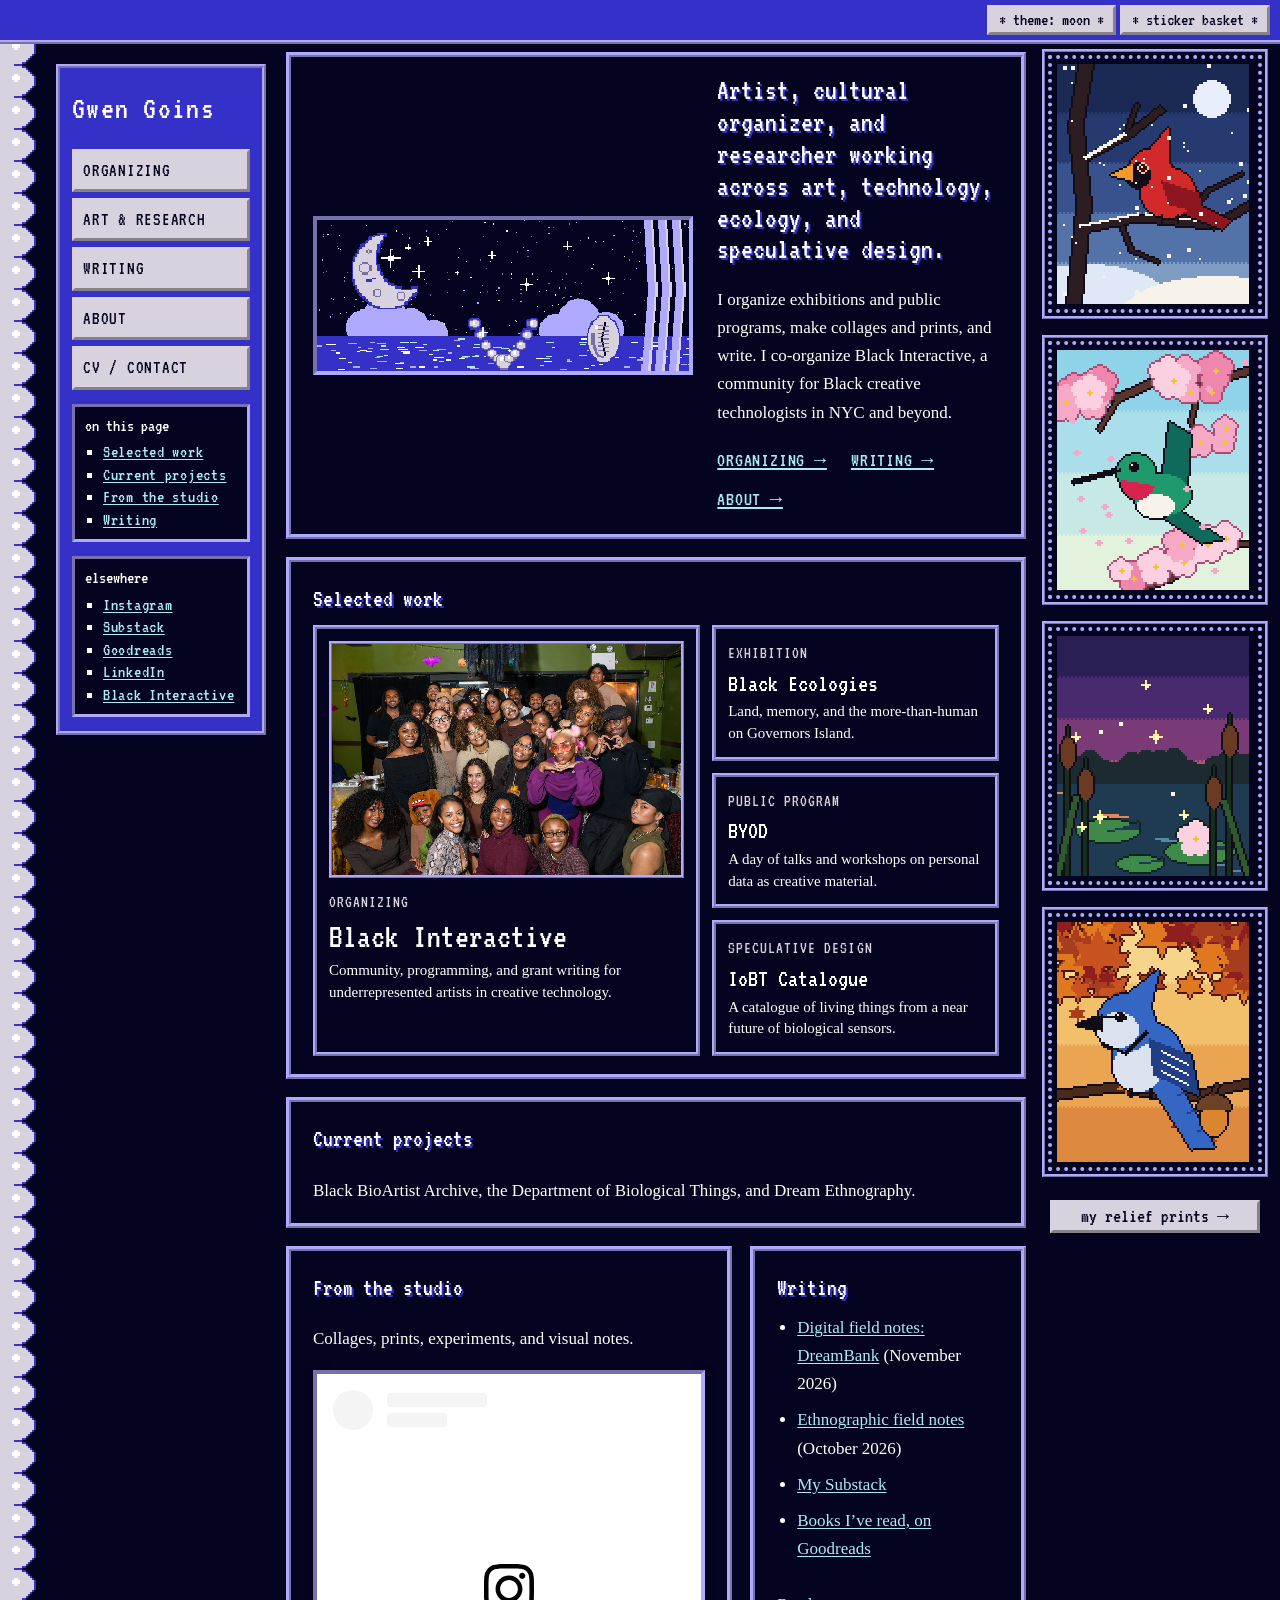
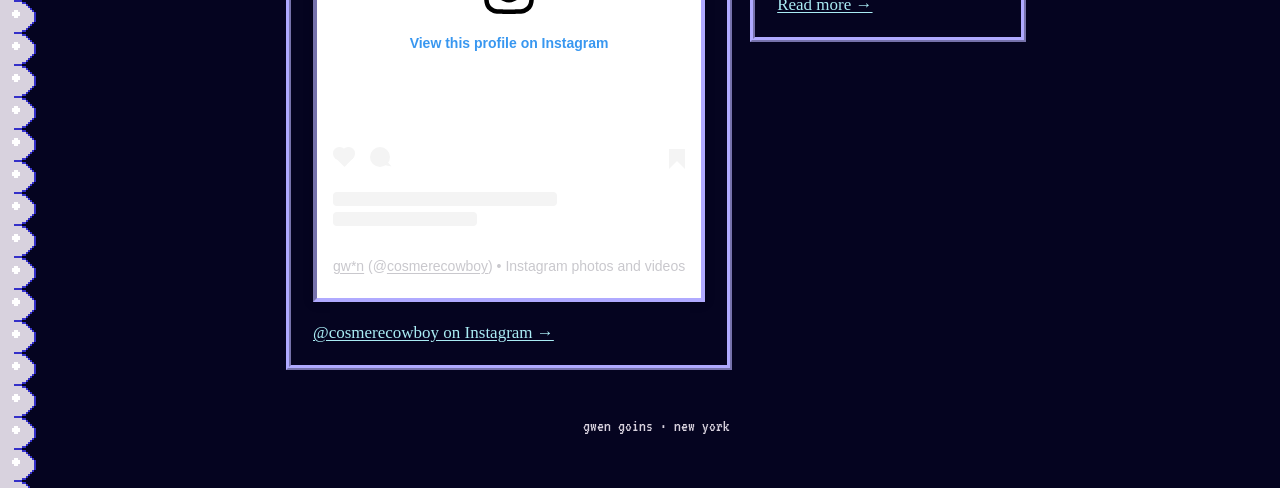
<file: index.html>
<!DOCTYPE html>
<html lang="en">
<head>
<meta charset="UTF-8">
<meta name="viewport" content="width=device-width, initial-scale=1.0">
<title>Gwen Goins</title>
<link rel="stylesheet" href="style.css">
</head>
<body>

<nav>
  <div class="wrap">
    <a href="index.html" class="name" style="text-decoration:none;">Gwen Goins</a>
    <div class="links">
      <a href="organizing.html">Organizing</a>
      <a href="research.html">Art &amp; Research</a>
      <a href="writing.html">Writing</a>
      <a href="about.html">About</a>
      <a href="contact.html">CV / Contact</a>
    </div>
    <div class="side jump"><p>on this page</p><ul><li><a href="#work">Selected work</a></li><li><a href="#now">Current projects</a></li><li><a href="#studio">From the studio</a></li><li><a href="#latest">Writing</a></li></ul></div>
    <div class="side"><p>elsewhere</p><ul><li><a href="https://www.instagram.com/cosmerecowboy/">Instagram</a></li><li><a href="https://substack.com/@g123655071">Substack</a></li><li><a href="https://www.goodreads.com/review/list/7822847?shelf=read">Goodreads</a></li><li><a href="https://www.linkedin.com/in/gwendolyn-g/">LinkedIn</a></li><li><a href="https://www.blackinteractive.art/">Black Interactive</a></li></ul></div>
  </div>
</nav>

<main>
  <div class="wrap">

    <div class="home-hero win">
      <img class="hero" src="hero.gif" alt="animated pixel window scene">
      <div class="intro">
        <h1 class="home-line">Artist, cultural organizer, and researcher working across art, technology, ecology, and speculative design.</h1>
        <p>I organize exhibitions and public programs, make collages and prints, and write. I co-organize Black Interactive, a community for Black creative technologists in NYC and beyond.</p>
        <div class="home-links">
          <a href="organizing.html">Organizing &rarr;</a>
          <a href="writing.html">Writing &rarr;</a>
          <a href="about.html">About &rarr;</a>
        </div>
      </div>
    </div>

    <hr>

    <section class="win" id="work">
      <h2>Selected work</h2>
      <div class="cards">
        <a class="card big" href="organizing.html#black-interactive"><img src="photos/black-interactive.jpg" width="1800" height="1200" alt="A large group from Black Interactive crowded together and smiling in a green room hung with paper bats and skulls"><span class="eyebrow">organizing</span><b>Black Interactive</b><span>Community, programming, and grant writing for underrepresented artists in creative technology.</span></a>
        <a class="card" href="organizing.html#black-ecologies"><span class="eyebrow">exhibition</span><b>Black Ecologies</b><span>Land, memory, and the more-than-human on Governors Island.</span></a>
        <a class="card" href="organizing.html#byod"><span class="eyebrow">public program</span><b>BYOD</b><span>A day of talks and workshops on personal data as creative material.</span></a>
        <a class="card" href="research.html#iobt"><span class="eyebrow">speculative design</span><b>IoBT Catalogue</b><span>A catalogue of living things from a near future of biological sensors.</span></a>
      </div>
    </section>

    <hr>

    <section class="win" id="now">
      <h2>Current projects</h2>
      <p>Black BioArtist Archive, the Department of Biological Things, and Dream Ethnography.</p>
    </section>

    <hr>

    <div class="pair">
      <section class="win" id="studio">
        <h2>From the studio</h2>
        <p>Collages, prints, experiments, and visual notes.</p>
        <div class="studio-grid">
<blockquote class="instagram-media" data-instgrm-permalink="https://www.instagram.com/cosmerecowboy/?utm_source=ig_embed&amp;utm_campaign=loading" data-instgrm-version="14" style=" background:#FFF; border:0; border-radius:3px; box-shadow:0 0 1px 0 rgba(0,0,0,0.5),0 1px 10px 0 rgba(0,0,0,0.15); margin: 1px; max-width:540px; min-width:326px; padding:0; width:99.375%; width:-webkit-calc(100% - 2px); width:calc(100% - 2px);"><div style="padding:16px;"> <a href="https://www.instagram.com/cosmerecowboy/?utm_source=ig_embed&amp;utm_campaign=loading" style=" background:#FFFFFF; line-height:0; padding:0 0; text-align:center; text-decoration:none; width:100%;" target="_blank"> <div style=" display: flex; flex-direction: row; align-items: center;"> <div style="background-color: #F4F4F4; border-radius: 50%; flex-grow: 0; height: 40px; margin-right: 14px; width: 40px;"></div> <div style="display: flex; flex-direction: column; flex-grow: 1; justify-content: center;"> <div style=" background-color: #F4F4F4; border-radius: 4px; flex-grow: 0; height: 14px; margin-bottom: 6px; width: 100px;"></div> <div style=" background-color: #F4F4F4; border-radius: 4px; flex-grow: 0; height: 14px; width: 60px;"></div></div></div><div style="padding: 19% 0;"></div> <div style="display:block; height:50px; margin:0 auto 12px; width:50px;"><svg width="50px" height="50px" viewBox="0 0 60 60" version="1.1" xmlns="https://www.w3.org/2000/svg" xmlns:xlink="https://www.w3.org/1999/xlink"><g stroke="none" stroke-width="1" fill="none" fill-rule="evenodd"><g transform="translate(-511.000000, -20.000000)" fill="#000000"><g><path d="M556.869,30.41 C554.814,30.41 553.148,32.076 553.148,34.131 C553.148,36.186 554.814,37.852 556.869,37.852 C558.924,37.852 560.59,36.186 560.59,34.131 C560.59,32.076 558.924,30.41 556.869,30.41 M541,60.657 C535.114,60.657 530.342,55.887 530.342,50 C530.342,44.114 535.114,39.342 541,39.342 C546.887,39.342 551.658,44.114 551.658,50 C551.658,55.887 546.887,60.657 541,60.657 M541,33.886 C532.1,33.886 524.886,41.1 524.886,50 C524.886,58.899 532.1,66.113 541,66.113 C549.9,66.113 557.115,58.899 557.115,50 C557.115,41.1 549.9,33.886 541,33.886 M565.378,62.101 C565.244,65.022 564.756,66.606 564.346,67.663 C563.803,69.06 563.154,70.057 562.106,71.106 C561.058,72.155 560.06,72.803 558.662,73.347 C557.607,73.757 556.021,74.244 553.102,74.378 C549.944,74.521 548.997,74.552 541,74.552 C533.003,74.552 532.056,74.521 528.898,74.378 C525.979,74.244 524.393,73.757 523.338,73.347 C521.94,72.803 520.942,72.155 519.894,71.106 C518.846,70.057 518.197,69.06 517.654,67.663 C517.244,66.606 516.755,65.022 516.623,62.101 C516.479,58.943 516.448,57.996 516.448,50 C516.448,42.003 516.479,41.056 516.623,37.899 C516.755,34.978 517.244,33.391 517.654,32.338 C518.197,30.938 518.846,29.942 519.894,28.894 C520.942,27.846 521.94,27.196 523.338,26.654 C524.393,26.244 525.979,25.756 528.898,25.623 C532.057,25.479 533.004,25.448 541,25.448 C548.997,25.448 549.943,25.479 553.102,25.623 C556.021,25.756 557.607,26.244 558.662,26.654 C560.06,27.196 561.058,27.846 562.106,28.894 C563.154,29.942 563.803,30.938 564.346,32.338 C564.756,33.391 565.244,34.978 565.378,37.899 C565.522,41.056 565.552,42.003 565.552,50 C565.552,57.996 565.522,58.943 565.378,62.101 M570.82,37.631 C570.674,34.438 570.167,32.258 569.425,30.349 C568.659,28.377 567.633,26.702 565.965,25.035 C564.297,23.368 562.623,22.342 560.652,21.575 C558.743,20.834 556.562,20.326 553.369,20.18 C550.169,20.033 549.148,20 541,20 C532.853,20 531.831,20.033 528.631,20.18 C525.438,20.326 523.257,20.834 521.349,21.575 C519.376,22.342 517.703,23.368 516.035,25.035 C514.368,26.702 513.342,28.377 512.574,30.349 C511.834,32.258 511.326,34.438 511.181,37.631 C511.035,40.831 511,41.851 511,50 C511,58.147 511.035,59.17 511.181,62.369 C511.326,65.562 511.834,67.743 512.574,69.651 C513.342,71.625 514.368,73.296 516.035,74.965 C517.703,76.634 519.376,77.658 521.349,78.425 C523.257,79.167 525.438,79.673 528.631,79.82 C531.831,79.965 532.853,80.001 541,80.001 C549.148,80.001 550.169,79.965 553.369,79.82 C556.562,79.673 558.743,79.167 560.652,78.425 C562.623,77.658 564.297,76.634 565.965,74.965 C567.633,73.296 568.659,71.625 569.425,69.651 C570.167,67.743 570.674,65.562 570.82,62.369 C570.966,59.17 571,58.147 571,50 C571,41.851 570.966,40.831 570.82,37.631"></path></g></g></g></svg></div><div style="padding-top: 8px;"> <div style=" color:#3897f0; font-family:Arial,sans-serif; font-size:14px; font-style:normal; font-weight:550; line-height:18px;">View this profile on Instagram</div></div><div style="padding: 12.5% 0;"></div> <div style="display: flex; flex-direction: row; margin-bottom: 14px; align-items: center;"><div> <div style="background-color: #F4F4F4; border-radius: 50%; height: 12.5px; width: 12.5px; transform: translateX(0px) translateY(7px);"></div> <div style="background-color: #F4F4F4; height: 12.5px; transform: rotate(-45deg) translateX(3px) translateY(1px); width: 12.5px; flex-grow: 0; margin-right: 14px; margin-left: 2px;"></div> <div style="background-color: #F4F4F4; border-radius: 50%; height: 12.5px; width: 12.5px; transform: translateX(9px) translateY(-18px);"></div></div><div style="margin-left: 8px;"> <div style=" background-color: #F4F4F4; border-radius: 50%; flex-grow: 0; height: 20px; width: 20px;"></div> <div style=" width: 0; height: 0; border-top: 2px solid transparent; border-left: 6px solid #f4f4f4; border-bottom: 2px solid transparent; transform: translateX(16px) translateY(-4px) rotate(30deg)"></div></div><div style="margin-left: auto;"> <div style=" width: 0px; border-top: 8px solid #F4F4F4; border-right: 8px solid transparent; transform: translateY(16px);"></div> <div style=" background-color: #F4F4F4; flex-grow: 0; height: 12px; width: 16px; transform: translateY(-4px);"></div> <div style=" width: 0; height: 0; border-top: 8px solid #F4F4F4; border-left: 8px solid transparent; transform: translateY(-4px) translateX(8px);"></div></div></div> <div style="display: flex; flex-direction: column; flex-grow: 1; justify-content: center; margin-bottom: 24px;"> <div style=" background-color: #F4F4F4; border-radius: 4px; flex-grow: 0; height: 14px; margin-bottom: 6px; width: 224px;"></div> <div style=" background-color: #F4F4F4; border-radius: 4px; flex-grow: 0; height: 14px; width: 144px;"></div></div></a><p style=" color:#c9c8cd; font-family:Arial,sans-serif; font-size:14px; line-height:17px; margin-bottom:0; margin-top:8px; overflow:hidden; padding:8px 0 7px; text-align:center; text-overflow:ellipsis; white-space:nowrap;"><a href="https://www.instagram.com/cosmerecowboy/?utm_source=ig_embed&amp;utm_campaign=loading" style=" color:#c9c8cd; font-family:Arial,sans-serif; font-size:14px; font-style:normal; font-weight:normal; line-height:17px;" target="_blank">gw*n</a> (@<a href="https://www.instagram.com/cosmerecowboy/?utm_source=ig_embed&amp;utm_campaign=loading" style=" color:#c9c8cd; font-family:Arial,sans-serif; font-size:14px; font-style:normal; font-weight:normal; line-height:17px;" target="_blank">cosmerecowboy</a>) • Instagram photos and videos</p></div></blockquote>
        </div>
        <p><a href="https://www.instagram.com/cosmerecowboy/">@cosmerecowboy on Instagram &rarr;</a></p>
      </section>
      <hr>
      <section class="win" id="latest">
        <h2>Writing</h2>
        <ul class="entries">
          <li><a href="writing.html#field-notes">Digital field notes: DreamBank</a> (November 2026)</li>
          <li><a href="writing.html#field-notes">Ethnographic field notes</a> (October 2026)</li>
          <li><a href="https://substack.com/@g123655071">My Substack</a></li>
          <li><a href="https://www.goodreads.com/review/list/7822847?shelf=read">Books I&rsquo;ve read, on Goodreads</a></li>
        </ul>
        <p><a href="writing.html">Read more &rarr;</a></p>
      </section>
    </div>
  </div>
</main>

<aside class="frames" aria-label="pictures">
    <button type="button" class="frame" title="change picture" data-pic="winter"><picture><source media="(prefers-reduced-motion: reduce)" srcset="frames/winter.png"><img src="frames/winter.gif" width="192" height="240" loading="lazy" alt="a red cardinal on a snowy branch"></picture></button>
    <button type="button" class="frame" title="change picture" data-pic="spring"><picture><source media="(prefers-reduced-motion: reduce)" srcset="frames/spring.png"><img src="frames/spring.gif" width="192" height="240" loading="lazy" alt="a hummingbird among blossoms"></picture></button>
    <button type="button" class="frame" title="change picture" data-pic="summer"><picture><source media="(prefers-reduced-motion: reduce)" srcset="frames/summer.png"><img src="frames/summer.gif" width="192" height="240" loading="lazy" alt="fireflies over a pond with cattails and lilies"></picture></button>
    <button type="button" class="frame" title="change picture" data-pic="autumn"><picture><source media="(prefers-reduced-motion: reduce)" srcset="frames/autumn.png"><img src="frames/autumn.gif" width="192" height="240" loading="lazy" alt="a blue jay under maple leaves"></picture></button>
    <a class="prints-link" href="prints.html">my relief prints &rarr;</a>
</aside>

<footer>
  <div class="wrap"><p class="elsewhere"><a href="https://www.instagram.com/cosmerecowboy/">Instagram</a> <a href="https://substack.com/@g123655071">Substack</a> <a href="https://www.goodreads.com/review/list/7822847?shelf=read">Goodreads</a> <a href="https://www.linkedin.com/in/gwendolyn-g/">LinkedIn</a> <a href="https://www.blackinteractive.art/">Black Interactive</a></p>gwen goins &middot; new york</div>
</footer>

<script async src="https://www.instagram.com/embed.js"></script>
<script src="frames.js"></script>
<script src="stickers.js"></script>
</body>
</html>
</file>
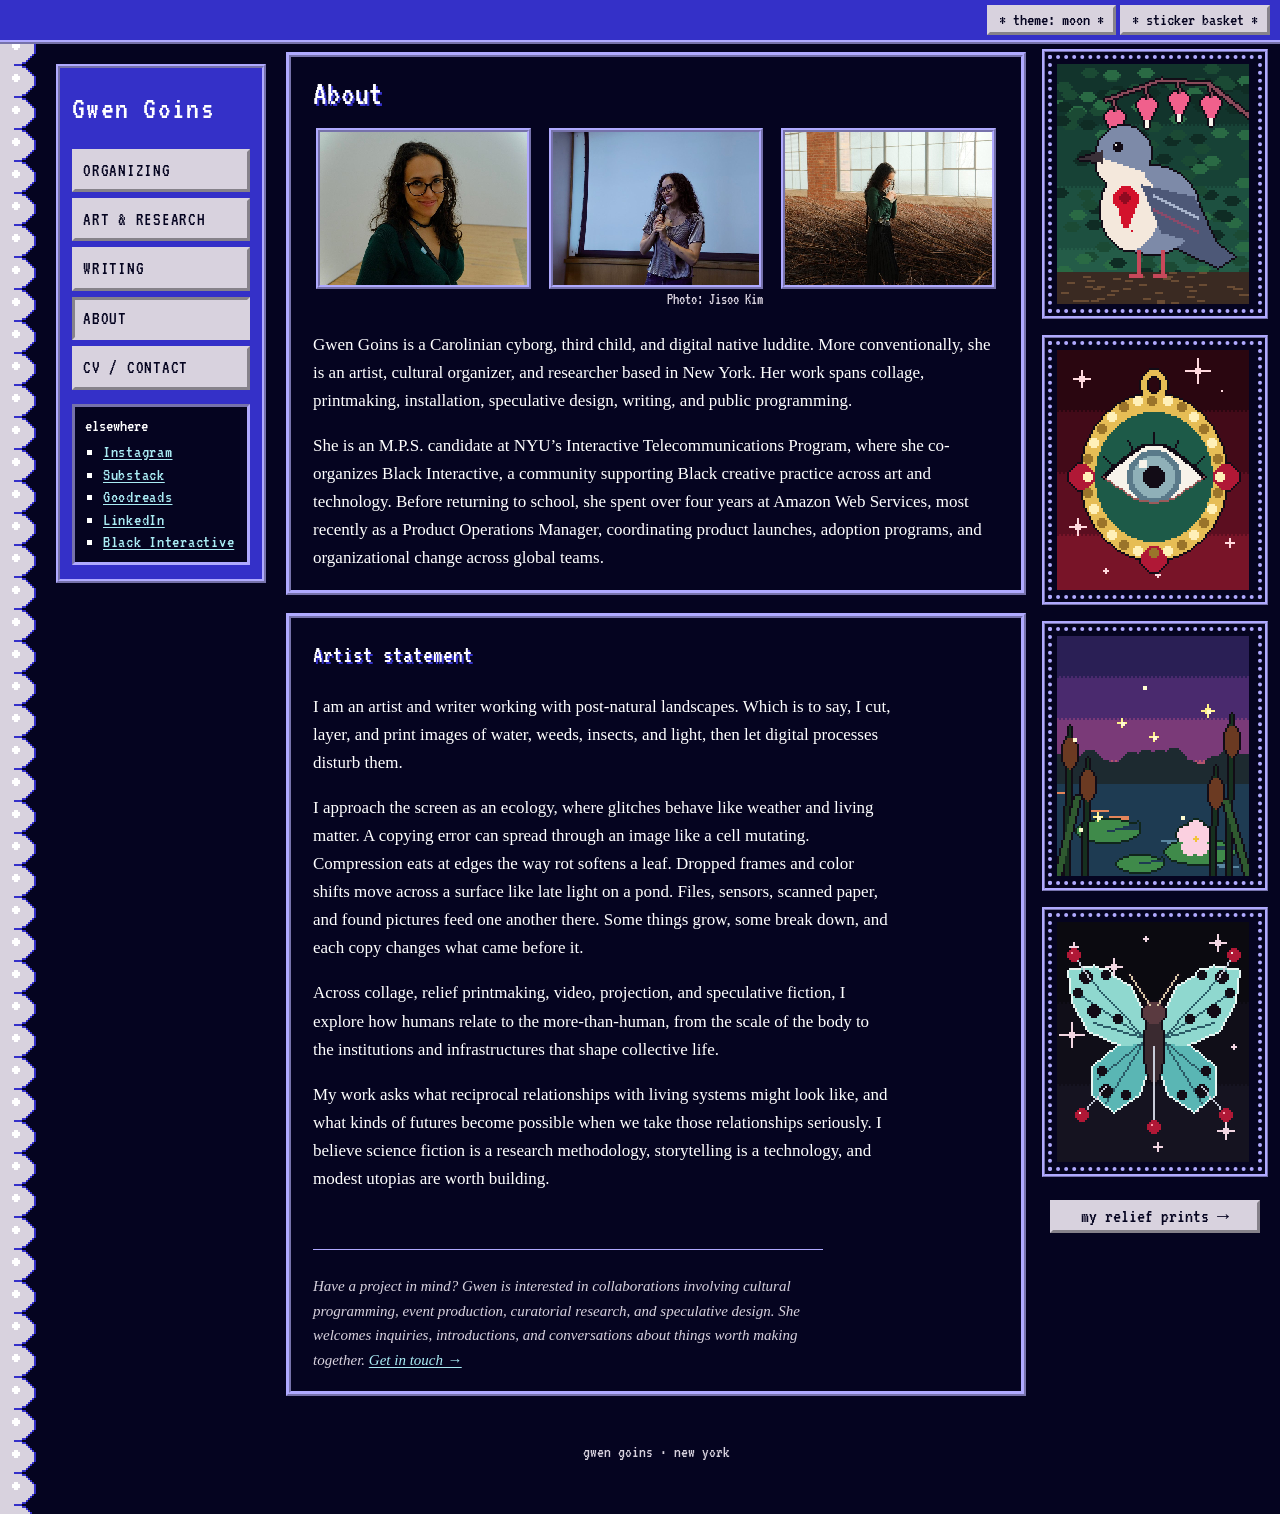
<file: about.html>
<!DOCTYPE html>
<html lang="en">
<head>
<meta charset="UTF-8">
<meta name="viewport" content="width=device-width, initial-scale=1.0">
<title>About | Gwen Goins</title>
<link rel="stylesheet" href="style.css">
</head>
<body>

<nav>
  <div class="wrap">
    <a href="index.html" class="name" style="text-decoration:none;">Gwen Goins</a>
    <div class="links">
      <a href="organizing.html">Organizing</a>
      <a href="research.html">Art &amp; Research</a>
      <a href="writing.html">Writing</a>
      <a href="about.html" style="color:var(--ink);" aria-current="page">About</a>
      <a href="contact.html">CV / Contact</a>
    </div>
    <div class="side"><p>elsewhere</p><ul><li><a href="https://www.instagram.com/cosmerecowboy/">Instagram</a></li><li><a href="https://substack.com/@g123655071">Substack</a></li><li><a href="https://www.goodreads.com/review/list/7822847?shelf=read">Goodreads</a></li><li><a href="https://www.linkedin.com/in/gwendolyn-g/">LinkedIn</a></li><li><a href="https://www.blackinteractive.art/">Black Interactive</a></li></ul></div>
  </div>
</nav>

<main>
  <div class="wrap">

    <div class="win bio">
    <h1>About</h1>
    <div class="strip">
      <figure><img src="photos/portrait.jpg" width="1000" height="667" alt="Gwen in glasses and a dark green top, smiling at the camera in a white gallery"></figure>
      <figure><img src="photos/speaking.jpg" width="1000" height="668" alt="Gwen smiling and speaking into a microphone in front of a projection screen"><figcaption>Photo: Jisoo Kim</figcaption></figure>
      <figure><img src="photos/branches.jpg" width="1000" height="667" alt="Gwen with a camera, standing beside a long heap of bare branches under tall windows"></figure>
    </div>
    <p>Gwen Goins is a Carolinian cyborg, third child, and digital native luddite. More conventionally, she is an artist, cultural organizer, and researcher based in New York. Her work spans collage, printmaking, installation, speculative design, writing, and public programming.</p>
    <p>She is an M.P.S. candidate at NYU&rsquo;s Interactive Telecommunications Program, where she co-organizes Black Interactive, a community supporting Black creative practice across art and technology. Before returning to school, she spent over four years at Amazon Web Services, most recently as a Product Operations Manager, coordinating product launches, adoption programs, and organizational change across global teams.</p>

    </div>

    <hr>
    <div class="win" id="statement">
    <h2>Artist statement</h2>
    <p>I am an artist and writer working with post-natural landscapes. Which is to say, I cut, layer, and print images of water, weeds, insects, and light, then let digital processes disturb them.</p>
    <p>I approach the screen as an ecology, where glitches behave like weather and living matter. A copying error can spread through an image like a cell mutating. Compression eats at edges the way rot softens a leaf. Dropped frames and color shifts move across a surface like late light on a pond. Files, sensors, scanned paper, and found pictures feed one another there. Some things grow, some break down, and each copy changes what came before it.</p>
    <p>Across collage, relief printmaking, video, projection, and speculative fiction, I explore how humans relate to the more-than-human, from the scale of the body to the institutions and infrastructures that shape collective life.</p>
    <p>My work asks what reciprocal relationships with living systems might look like, and what kinds of futures become possible when we take those relationships seriously. I believe science fiction is a research methodology, storytelling is a technology, and modest utopias are worth building.</p>

    <p class="aside">Have a project in mind? Gwen is interested in collaborations involving cultural programming, event production, curatorial research, and speculative design. She welcomes inquiries, introductions, and conversations about things worth making together. <a href="contact.html">Get in touch &rarr;</a></p>
    </div>
  </div>
</main>

<aside class="frames" aria-label="pictures">
    <button type="button" class="frame" title="change picture" data-pic="dove"><picture><source media="(prefers-reduced-motion: reduce)" srcset="frames/dove.png"><img src="frames/dove.gif" width="192" height="240" loading="lazy" alt="a bleeding heart dove under bleeding heart flowers"></picture></button>
    <button type="button" class="frame" title="change picture" data-pic="locket"><picture><source media="(prefers-reduced-motion: reduce)" srcset="frames/locket.png"><img src="frames/locket.gif" width="192" height="240" loading="lazy" alt="a gold eye locket that blinks"></picture></button>
    <button type="button" class="frame" title="change picture" data-pic="summer"><picture><source media="(prefers-reduced-motion: reduce)" srcset="frames/summer.png"><img src="frames/summer.gif" width="192" height="240" loading="lazy" alt="fireflies over a pond with cattails and lilies"></picture></button>
    <button type="button" class="frame" title="change picture" data-pic="moth"><picture><source media="(prefers-reduced-motion: reduce)" srcset="frames/moth.png"><img src="frames/moth.gif" width="192" height="240" loading="lazy" alt="a pale blue butterfly pinned among sparkles"></picture></button>
    <a class="prints-link" href="prints.html">my relief prints &rarr;</a>
</aside>

<footer>
  <div class="wrap"><p class="elsewhere"><a href="https://www.instagram.com/cosmerecowboy/">Instagram</a> <a href="https://substack.com/@g123655071">Substack</a> <a href="https://www.goodreads.com/review/list/7822847?shelf=read">Goodreads</a> <a href="https://www.linkedin.com/in/gwendolyn-g/">LinkedIn</a> <a href="https://www.blackinteractive.art/">Black Interactive</a></p>gwen goins &middot; new york</div>
</footer>

<script src="frames.js"></script>
<script src="stickers.js"></script>
</body>
</html>
</file>
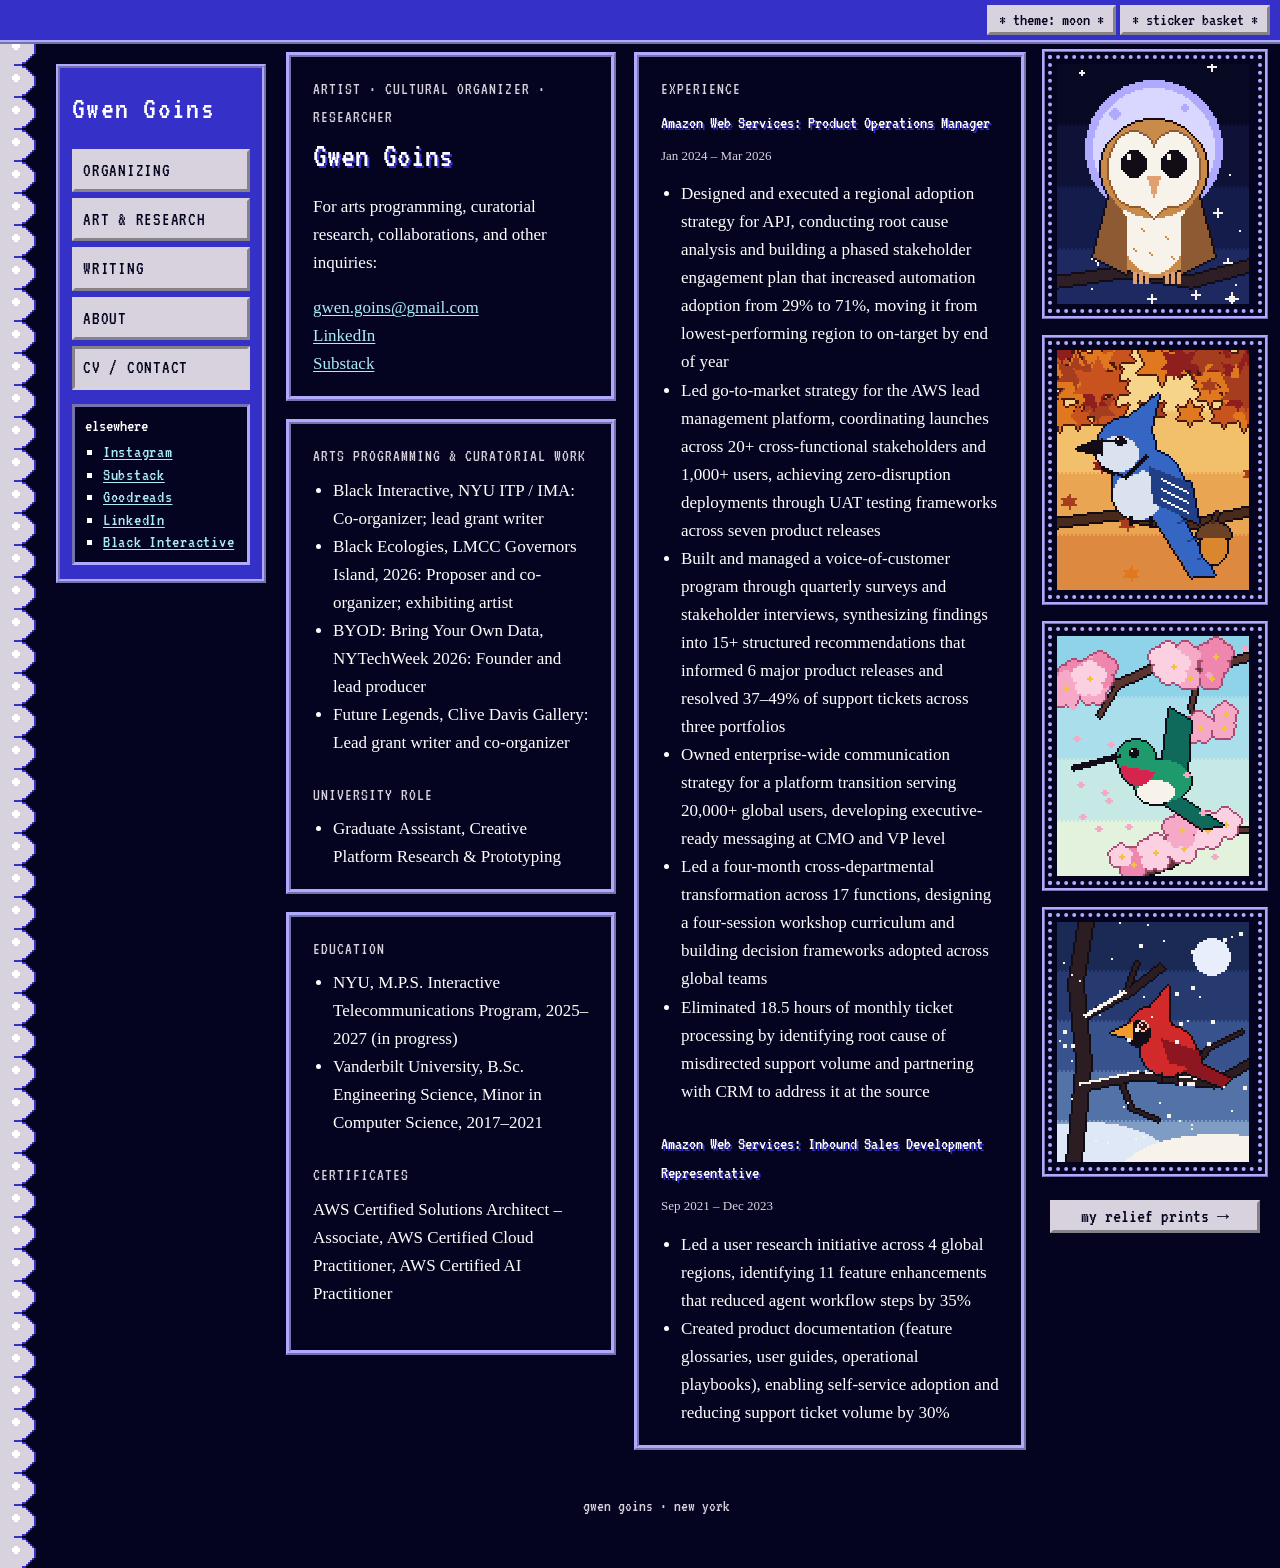
<file: contact.html>
<!DOCTYPE html>
<html lang="en">
<head>
<meta charset="UTF-8">
<meta name="viewport" content="width=device-width, initial-scale=1.0">
<title>CV / Contact | Gwen Goins</title>
<link rel="stylesheet" href="style.css">
</head>
<body>

<nav>
  <div class="wrap">
    <a href="index.html" class="name" style="text-decoration:none;">Gwen Goins</a>
    <div class="links">
      <a href="organizing.html">Organizing</a>
      <a href="research.html">Art &amp; Research</a>
      <a href="writing.html">Writing</a>
      <a href="about.html">About</a>
      <a href="contact.html" style="color:var(--ink);" aria-current="page">CV / Contact</a>
    </div>
    <div class="side"><p>elsewhere</p><ul><li><a href="https://www.instagram.com/cosmerecowboy/">Instagram</a></li><li><a href="https://substack.com/@g123655071">Substack</a></li><li><a href="https://www.goodreads.com/review/list/7822847?shelf=read">Goodreads</a></li><li><a href="https://www.linkedin.com/in/gwendolyn-g/">LinkedIn</a></li><li><a href="https://www.blackinteractive.art/">Black Interactive</a></li></ul></div>
  </div>
</nav>

<main>
  <div class="wrap">

    <div class="cv">
    <div class="win c-head">
    <p class="eyebrow">Artist &middot; Cultural Organizer &middot; Researcher</p>
    <h1>Gwen Goins</h1>
    <p>For arts programming, curatorial research, collaborations, and other inquiries:</p>
    <p><a href="mailto:gwen.goins@gmail.com">gwen.goins@gmail.com</a><br><a href="https://www.linkedin.com/in/gwendolyn-g/">LinkedIn</a><br><a href="https://substack.com/@g123655071">Substack</a></p>
    </div>
    <div class="win c-prog">
    <p class="eyebrow">Arts programming &amp; curatorial work</p>
    <ul style="margin:0 0 24px; padding-left:20px;">
      <li>Black Interactive, NYU ITP / IMA: Co-organizer; lead grant writer</li>
      <li>Black Ecologies, LMCC Governors Island, 2026: Proposer and co-organizer; exhibiting artist</li>
      <li>BYOD: Bring Your Own Data, NYTechWeek 2026: Founder and lead producer</li>
      <li>Future Legends, Clive Davis Gallery: Lead grant writer and co-organizer</li>
    </ul>
    <p class="eyebrow">University role</p>
    <ul style="margin:0 0 24px; padding-left:20px;"><li>Graduate Assistant, Creative Platform Research &amp; Prototyping</li></ul>
    </div>
    <div class="win c-exp">
    <p class="eyebrow">Experience</p>

    <h2 style="font-size:18px;">Amazon Web Services: Product Operations Manager</h2>
    <p class="claim" style="font-style:normal; color:var(--muted); font-size:13px; max-width:none;">Jan 2024 &ndash; Mar 2026</p>
    <ul style="margin:0 0 24px; padding-left:20px;">
      <li>Designed and executed a regional adoption strategy for APJ, conducting root cause analysis and building a phased stakeholder engagement plan that increased automation adoption from 29% to 71%, moving it from lowest-performing region to on-target by end of year</li>
      <li>Led go-to-market strategy for the AWS lead management platform, coordinating launches across 20+ cross-functional stakeholders and 1,000+ users, achieving zero-disruption deployments through UAT testing frameworks across seven product releases</li>
      <li>Built and managed a voice-of-customer program through quarterly surveys and stakeholder interviews, synthesizing findings into 15+ structured recommendations that informed 6 major product releases and resolved 37&ndash;49% of support tickets across three portfolios</li>
      <li>Owned enterprise-wide communication strategy for a platform transition serving 20,000+ global users, developing executive-ready messaging at CMO and VP level</li>
      <li>Led a four-month cross-departmental transformation across 17 functions, designing a four-session workshop curriculum and building decision frameworks adopted across global teams</li>
      <li>Eliminated 18.5 hours of monthly ticket processing by identifying root cause of misdirected support volume and partnering with CRM to address it at the source</li>
    </ul>

    <h2 style="font-size:18px;">Amazon Web Services: Inbound Sales Development Representative</h2>
    <p class="claim" style="font-style:normal; color:var(--muted); font-size:13px; max-width:none;">Sep 2021 &ndash; Dec 2023</p>
    <ul style="margin:0 0 24px; padding-left:20px;">
      <li>Led a user research initiative across 4 global regions, identifying 11 feature enhancements that reduced agent workflow steps by 35%</li>
      <li>Created product documentation (feature glossaries, user guides, operational playbooks), enabling self-service adoption and reducing support ticket volume by 30%</li>
    </ul>

    </div>
    <div class="win c-edu">
    <p class="eyebrow">Education</p>
    <ul style="margin:0 0 24px; padding-left:20px;">
      <li>NYU, M.P.S. Interactive Telecommunications Program, 2025&ndash;2027 (in progress)</li>
      <li>Vanderbilt University, B.Sc. Engineering Science, Minor in Computer Science, 2017&ndash;2021</li>
    </ul>

    <p class="eyebrow">Certificates</p>
    <p style="margin:0 0 24px;">AWS Certified Solutions Architect &ndash; Associate, AWS Certified Cloud Practitioner, AWS Certified AI Practitioner</p>

    </div>
    </div>
  </div>
</main>

<aside class="frames" aria-label="pictures">
    <button type="button" class="frame" title="change picture" data-pic="owl"><picture><source media="(prefers-reduced-motion: reduce)" srcset="frames/owl.png"><img src="frames/owl.gif" width="192" height="240" loading="lazy" alt="a barn owl in front of the moon"></picture></button>
    <button type="button" class="frame" title="change picture" data-pic="autumn"><picture><source media="(prefers-reduced-motion: reduce)" srcset="frames/autumn.png"><img src="frames/autumn.gif" width="192" height="240" loading="lazy" alt="a blue jay under maple leaves"></picture></button>
    <button type="button" class="frame" title="change picture" data-pic="spring"><picture><source media="(prefers-reduced-motion: reduce)" srcset="frames/spring.png"><img src="frames/spring.gif" width="192" height="240" loading="lazy" alt="a hummingbird among blossoms"></picture></button>
    <button type="button" class="frame" title="change picture" data-pic="winter"><picture><source media="(prefers-reduced-motion: reduce)" srcset="frames/winter.png"><img src="frames/winter.gif" width="192" height="240" loading="lazy" alt="a red cardinal on a snowy branch"></picture></button>
    <a class="prints-link" href="prints.html">my relief prints &rarr;</a>
</aside>

<footer>
  <div class="wrap"><p class="elsewhere"><a href="https://www.instagram.com/cosmerecowboy/">Instagram</a> <a href="https://substack.com/@g123655071">Substack</a> <a href="https://www.goodreads.com/review/list/7822847?shelf=read">Goodreads</a> <a href="https://www.linkedin.com/in/gwendolyn-g/">LinkedIn</a> <a href="https://www.blackinteractive.art/">Black Interactive</a></p>gwen goins &middot; new york</div>
</footer>

<script src="frames.js"></script>
<script src="stickers.js"></script>
</body>
</html>
</file>
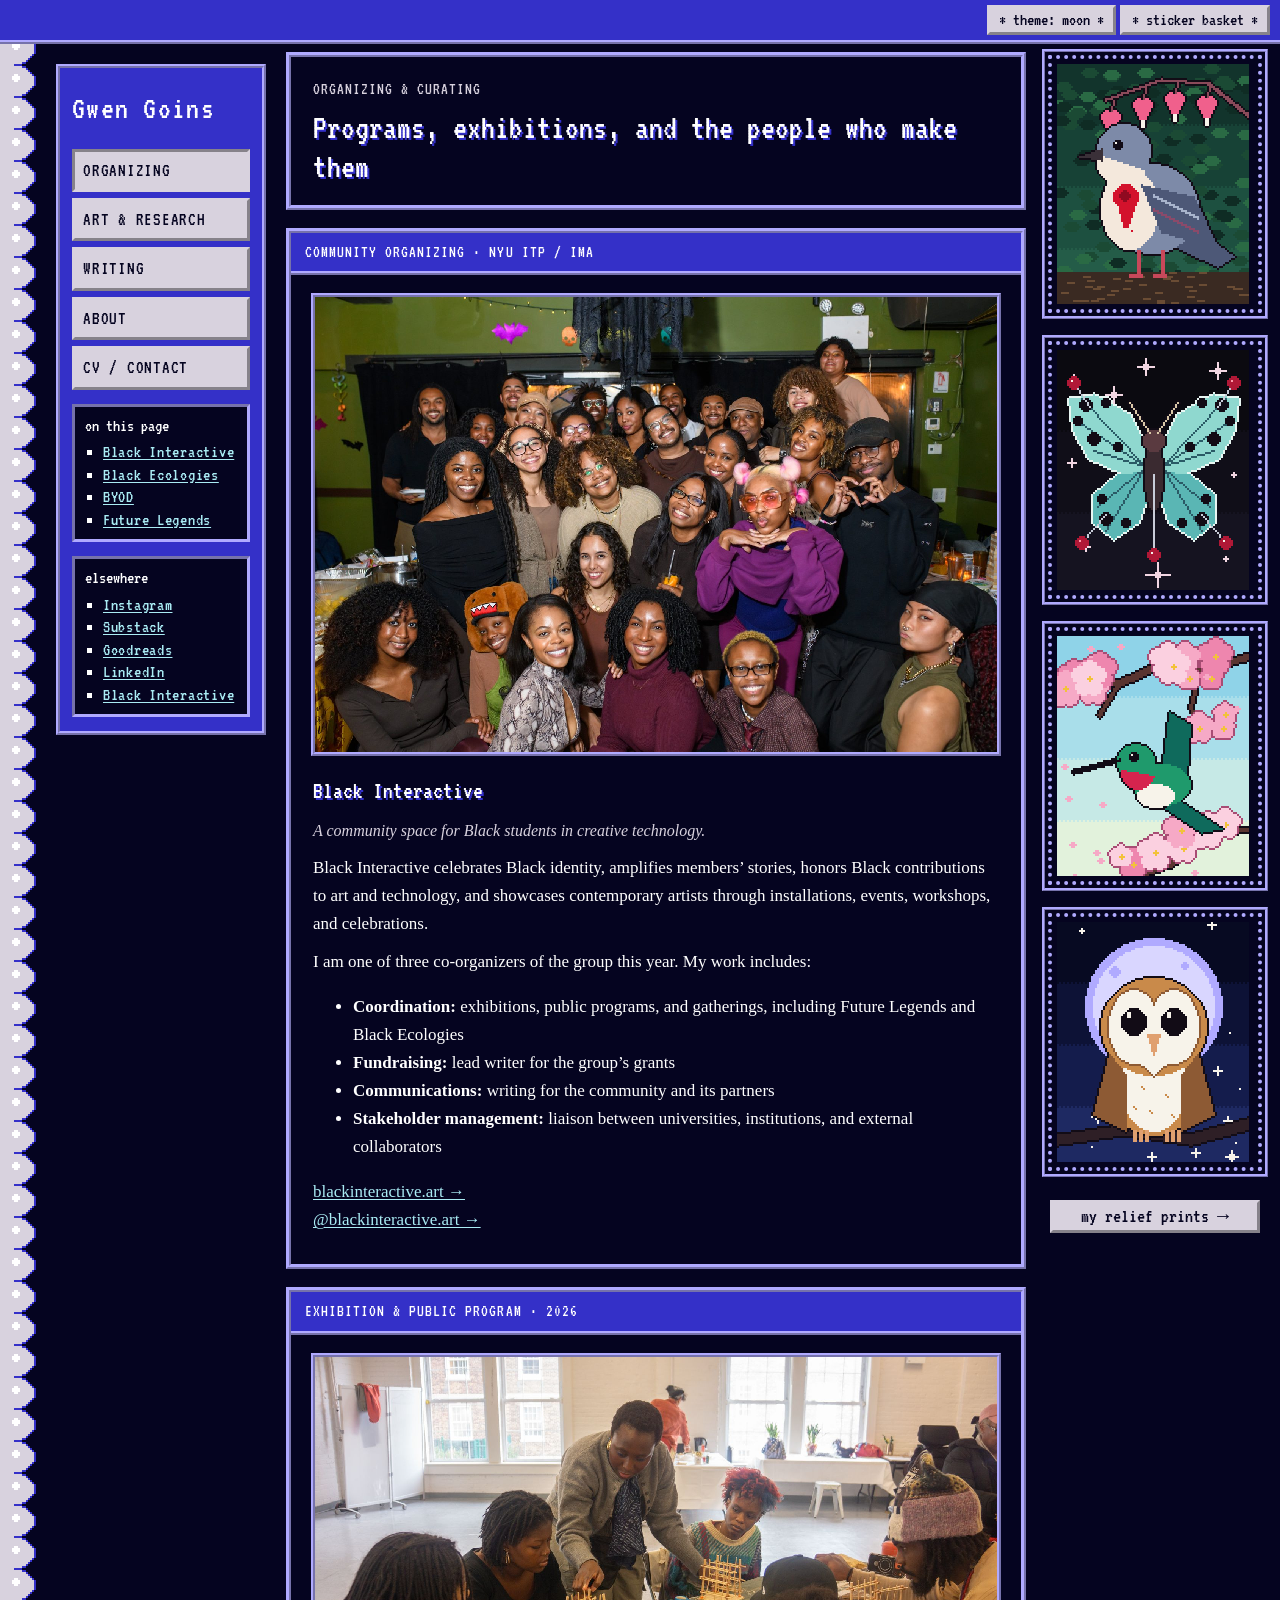
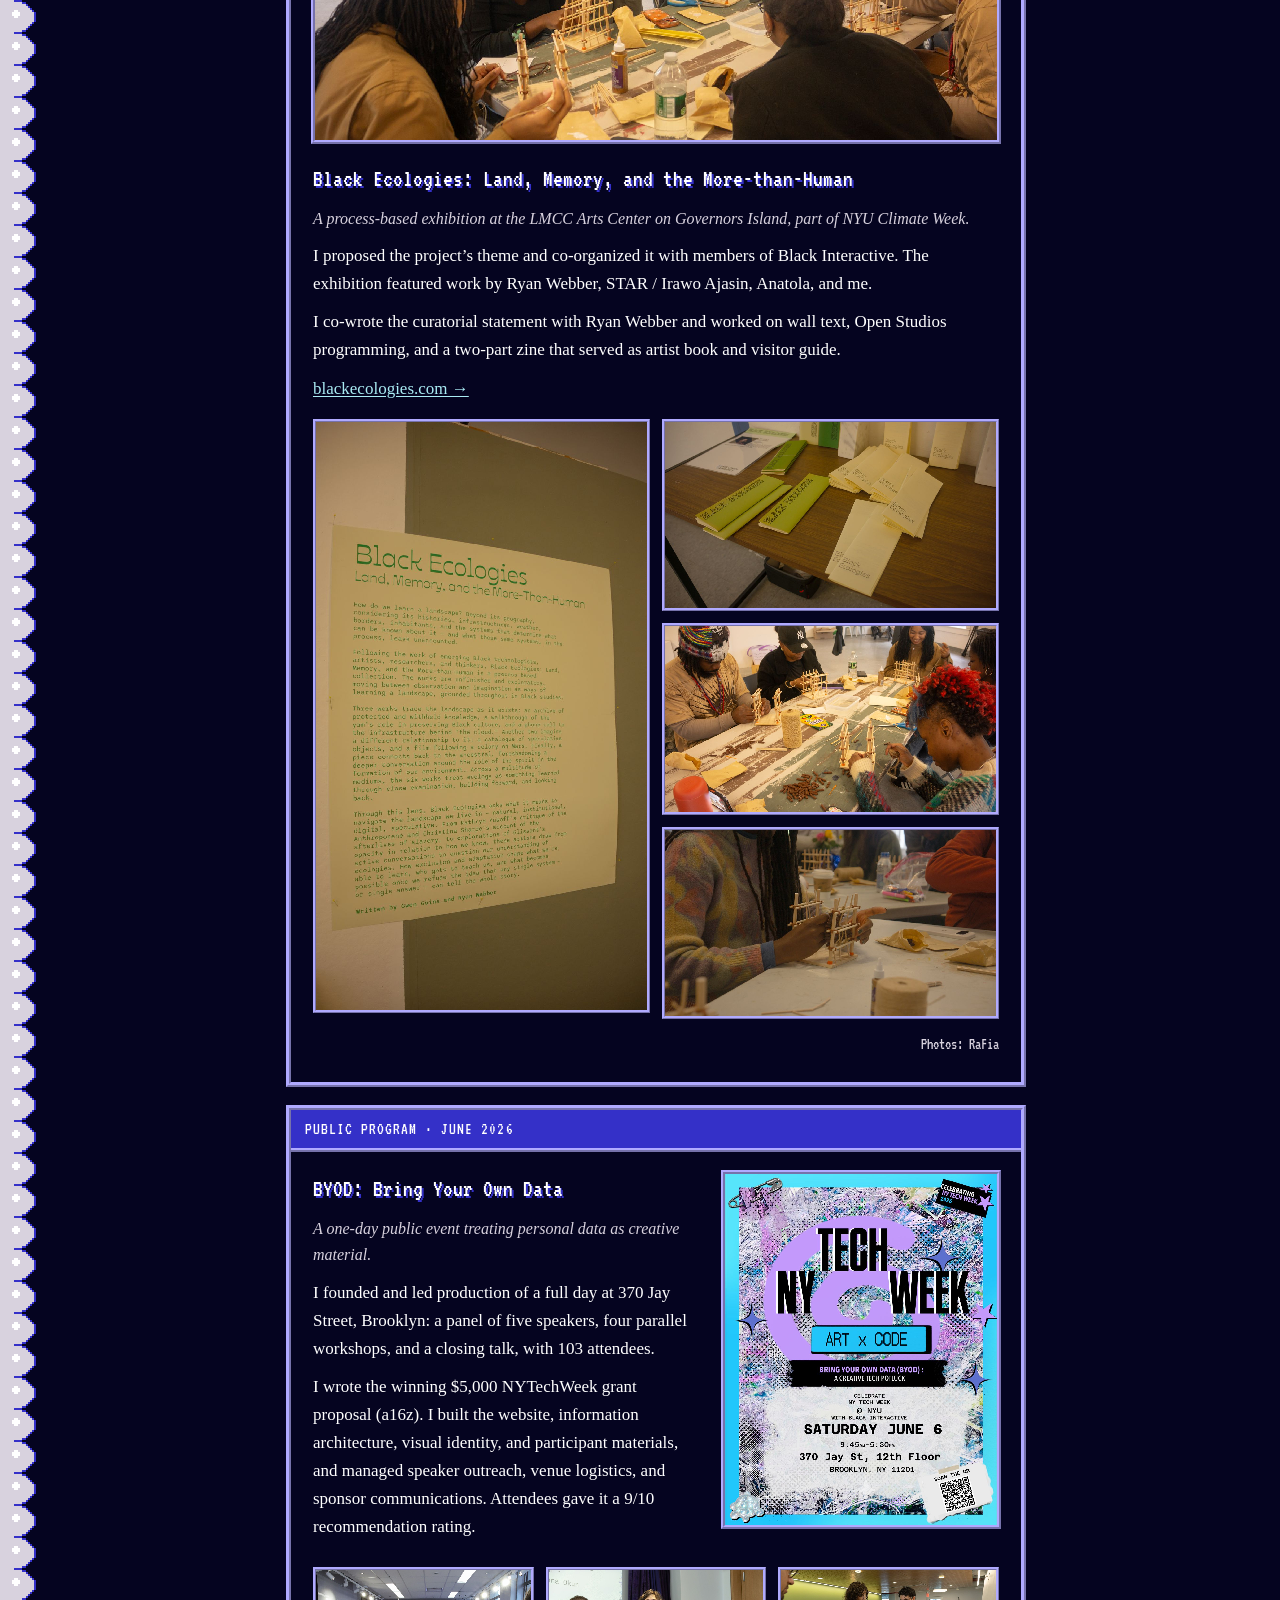
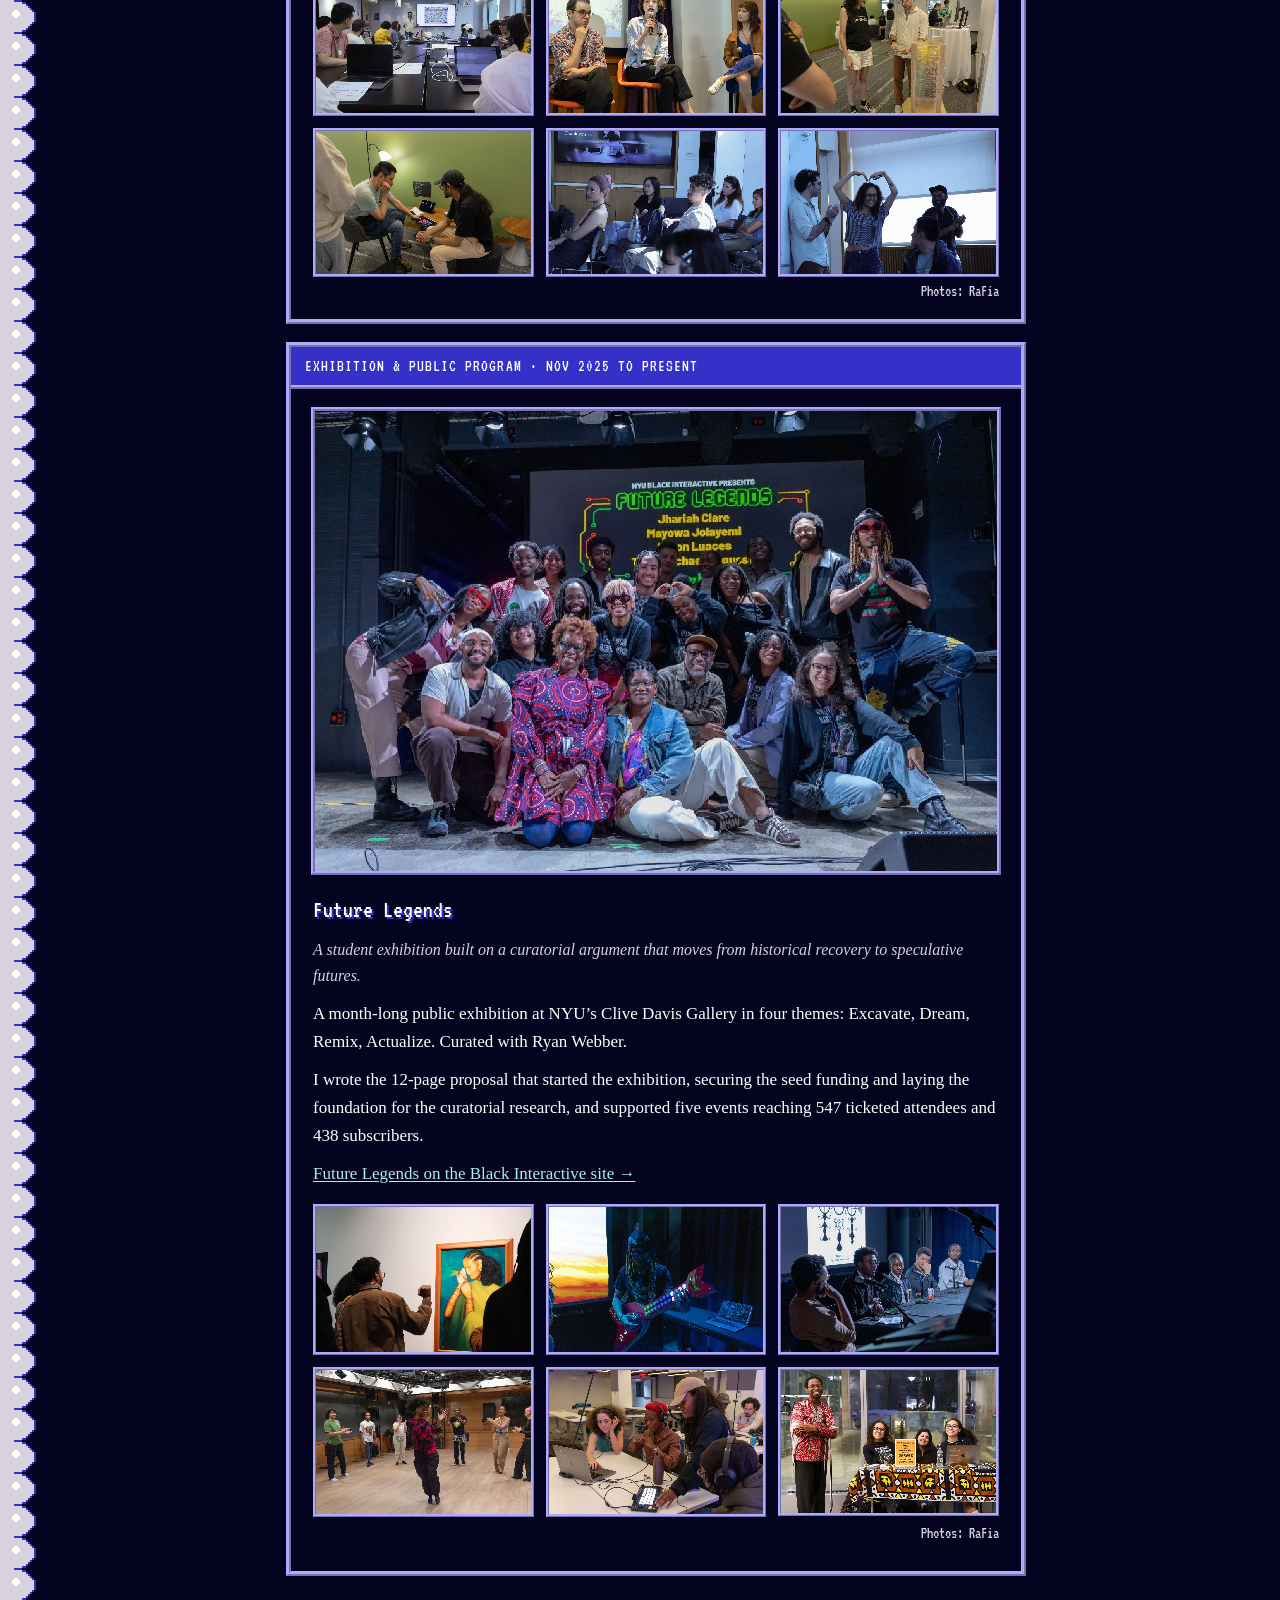
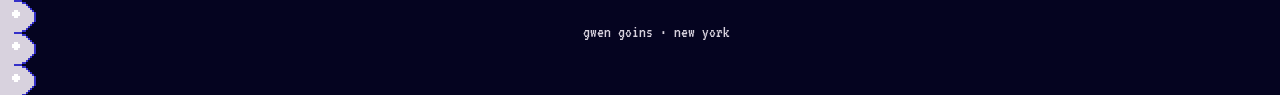
<file: organizing.html>
<!DOCTYPE html>
<html lang="en">
<head>
<meta charset="UTF-8">
<meta name="viewport" content="width=device-width, initial-scale=1.0">
<title>Organizing & Curating | Gwen Goins</title>
<link rel="stylesheet" href="style.css">
</head>
<body>

<nav>
  <div class="wrap">
    <a href="index.html" class="name" style="text-decoration:none;">Gwen Goins</a>
    <div class="links">
      <a href="organizing.html" style="color:var(--ink);" aria-current="page">Organizing</a>
      <a href="research.html">Art &amp; Research</a>
      <a href="writing.html">Writing</a>
      <a href="about.html">About</a>
      <a href="contact.html">CV / Contact</a>
    </div>
    <div class="side jump"><p>on this page</p><ul><li><a href="#black-interactive">Black Interactive</a></li><li><a href="#black-ecologies">Black Ecologies</a></li><li><a href="#byod">BYOD</a></li><li><a href="#future-legends">Future Legends</a></li></ul></div>
    <div class="side"><p>elsewhere</p><ul><li><a href="https://www.instagram.com/cosmerecowboy/">Instagram</a></li><li><a href="https://substack.com/@g123655071">Substack</a></li><li><a href="https://www.goodreads.com/review/list/7822847?shelf=read">Goodreads</a></li><li><a href="https://www.linkedin.com/in/gwendolyn-g/">LinkedIn</a></li><li><a href="https://www.blackinteractive.art/">Black Interactive</a></li></ul></div>
  </div>
</nav>

<main>
  <div class="wrap">

    <header class="win">
    <p class="eyebrow">organizing &amp; curating</p>
    <h1>Programs, exhibitions, and the people who make them</h1>
    </header>

    <section class="project win wide" id="black-interactive">
      <p class="eyebrow bar">community organizing &middot; NYU ITP / IMA</p>
      <a class="photo" href="photos/black-interactive.jpg"><img src="photos/black-interactive.jpg" width="1800" height="1200" loading="lazy" alt="A large group from Black Interactive crowded together and smiling in a green room hung with paper bats and skulls"></a>
      <div class="text">
        <h2>Black Interactive</h2>
        <p class="claim">A community space for Black students in creative technology.</p>
        <p>Black Interactive celebrates Black identity, amplifies members&rsquo; stories, honors Black contributions to art and technology, and showcases contemporary artists through installations, events, workshops, and celebrations.</p>
        <p>I am one of three co-organizers of the group this year. My work includes:</p>
      <ul>
        <li><b>Coordination:</b> exhibitions, public programs, and gatherings, including Future Legends and Black Ecologies</li>
        <li><b>Fundraising:</b> lead writer for the group&rsquo;s grants</li>
        <li><b>Communications:</b> writing for the community and its partners</li>
        <li><b>Stakeholder management:</b> liaison between universities, institutions, and external collaborators</li>
      </ul>
      <p><a href="https://www.blackinteractive.art/">blackinteractive.art &rarr;</a><br><a href="https://www.instagram.com/blackinteractive.art/">@blackinteractive.art &rarr;</a></p>
      </div>
    </section>

    <hr>

    <section class="project win flip wide" id="black-ecologies">
      <p class="eyebrow bar">exhibition &amp; public program &middot; 2026</p>
      <a class="photo" href="photos/ecologies-workshop.jpg"><img src="photos/ecologies-workshop.jpg" width="1800" height="1013" loading="lazy" alt="a workshop leader helping participants build small wooden frames around a table"></a>
      <div class="text">
        <h2>Black Ecologies: Land, Memory, and the More-than-Human</h2>
        <p class="claim">A process-based exhibition at the LMCC Arts Center on Governors Island, part of NYU Climate Week.</p>
        <p>I proposed the project&rsquo;s theme and co-organized it with members of Black Interactive. The exhibition featured work by Ryan Webber, STAR / Irawo Ajasin, Anatola, and me.</p>
        <p>I co-wrote the curatorial statement with Ryan Webber and worked on wall text, Open Studios programming, and a two-part zine that served as artist book and visitor guide.</p>
      <p><a href="https://blackecologies.com/">blackecologies.com &rarr;</a></p>
      <div class="shots stack">
        <a href="photos/ecologies-text.jpg"><img src="photos/ecologies-text.jpg" width="1013" height="1800" loading="lazy" alt="printed wall text for Black Ecologies: Land, Memory, and the More-than-Human, written by Gwen Goins and Ryan Webber"></a>
        <a href="photos/ecologies-zines.jpg"><img src="photos/ecologies-zines.jpg" width="1400" height="788" loading="lazy" alt="stacks of green and cream Black Ecologies zines on a wooden table"></a>
        <a href="photos/ecologies-table.jpg"><img src="photos/ecologies-table.jpg" width="1400" height="788" loading="lazy" alt="participants weaving twine and brown beads into small wooden frames"></a>
        <a href="photos/ecologies-hands.jpg"><img src="photos/ecologies-hands.jpg" width="1400" height="788" loading="lazy" alt="close view of hands threading beads into a small wooden frame"></a>
      </div>
      <p class="credit">Photos: RaFia</p>
      </div>
    </section>

    <hr>

    <section class="project win" id="byod">
      <p class="eyebrow bar">public program &middot; June 2026</p>
      <a class="photo" href="photos/byod-poster.jpg"><img src="photos/byod-poster.jpg" width="1084" height="1400" loading="lazy" alt="poster for Bring Your Own Data, a creative tech potluck with Black Interactive at NYU, Saturday June 6, 370 Jay Street, Brooklyn, for NY Tech Week 2026"></a>
      <div class="text">
        <h2>BYOD: Bring Your Own Data</h2>
        <p class="claim">A one-day public event treating personal data as creative material.</p>
        <p>I founded and led production of a full day at 370 Jay Street, Brooklyn: a panel of five speakers, four parallel workshops, and a closing talk, with 103 attendees.</p>
        <p>I wrote the winning $5,000 NYTechWeek grant proposal (a16z). I built the website, information architecture, visual identity, and participant materials, and managed speaker outreach, venue logistics, and sponsor communications. Attendees gave it a 9/10 recommendation rating.</p>
      </div>
      <div class="shots three">
        <a href="photos/byod-mapping.jpg"><img src="photos/byod-mapping.jpg" width="1600" height="1066" loading="lazy" alt="a speaker presenting an old world map to a long table of participants with laptops"></a>
        <a href="photos/byod-panel.jpg"><img src="photos/byod-panel.jpg" width="1600" height="1066" loading="lazy" alt="a panelist speaking into a microphone, seated between two other panelists"></a>
        <a href="photos/byod-layers.jpg"><img src="photos/byod-layers.jpg" width="1600" height="1066" loading="lazy" alt="an exhibitor showing a visitor a sculpture made of stacked clear sheets"></a>
        <a href="photos/byod-data-emotion.jpg"><img src="photos/byod-data-emotion.jpg" width="1600" height="1066" loading="lazy" alt="two people looking at tablets in the Data and Emotion project corner"></a>
        <a href="photos/byod-audience.jpg"><img src="photos/byod-audience.jpg" width="1600" height="1066" loading="lazy" alt="audience members listening, one holding a microphone"></a>
        <a href="photos/byod-heart.jpg"><img src="photos/byod-heart.jpg" width="1600" height="1066" loading="lazy" alt="a participant smiling and making a heart shape with her arms while others applaud"></a>
      </div>
      <p class="credit">Photos: RaFia</p>
    </section>

    <hr>

    <section class="project win flip wide" id="future-legends">
      <p class="eyebrow bar">exhibition &amp; public program &middot; Nov 2025 to present</p>
      <a class="photo" href="photos/fl-group.jpg"><img src="photos/fl-group.jpg" width="1079" height="728" loading="lazy" alt="a large group of artists and organizers posing together in front of a screen reading NYU Black Interactive presents Future Legends"></a>
      <div class="text">
        <h2>Future Legends</h2>
        <p class="claim">A student exhibition built on a curatorial argument that moves from historical recovery to speculative futures.</p>
        <p>A month-long public exhibition at NYU&rsquo;s Clive Davis Gallery in four themes: Excavate, Dream, Remix, Actualize. Curated with Ryan Webber.</p>
        <p>I wrote the 12-page proposal that started the exhibition, securing the seed funding and laying the foundation for the curatorial research, and supported five events reaching 547 ticketed attendees and 438 subscribers.</p>
      <p><a href="https://www.blackinteractive.art/future-legends/future-legends">Future Legends on the Black Interactive site &rarr;</a></p>
      <div class="shots three">
        <a href="photos/fl-painting.jpg"><img src="photos/fl-painting.jpg" width="1079" height="728" loading="lazy" alt="visitors looking at a framed painting of a woman in green on the gallery wall"></a>
        <a href="photos/fl-guitar.jpg"><img src="photos/fl-guitar.jpg" width="1079" height="728" loading="lazy" alt="a performer playing a red guitar-shaped instrument covered in lit buttons beside a projected sunset"></a>
        <a href="photos/fl-panel.jpg"><img src="photos/fl-panel.jpg" width="1079" height="728" loading="lazy" alt="five panelists seated at a table with microphones in front of a projected diagram"></a>
        <a href="photos/fl-dance.jpg"><img src="photos/fl-dance.jpg" width="1079" height="728" loading="lazy" alt="a dancer in the center of a studio while a circle of people claps"></a>
        <a href="photos/fl-workshop.jpg"><img src="photos/fl-workshop.jpg" width="1079" height="728" loading="lazy" alt="participants in headphones gathered around a laptop and a lit pad controller"></a>
        <a href="photos/future-legends-table.jpg"><img src="photos/future-legends-table.jpg" width="1086" height="724" loading="lazy" alt="four people smiling at the Future Legends welcome table, with a sign pointing to the panel and performances"></a>
      </div>
      <p class="credit">Photos: RaFia</p>
      </div>
    </section>
  </div>
</main>

<aside class="frames" aria-label="pictures">
    <button type="button" class="frame" title="change picture" data-pic="dove"><picture><source media="(prefers-reduced-motion: reduce)" srcset="frames/dove.png"><img src="frames/dove.gif" width="192" height="240" loading="lazy" alt="a bleeding heart dove under bleeding heart flowers"></picture></button>
    <button type="button" class="frame" title="change picture" data-pic="moth"><picture><source media="(prefers-reduced-motion: reduce)" srcset="frames/moth.png"><img src="frames/moth.gif" width="192" height="240" loading="lazy" alt="a pale blue butterfly pinned among sparkles"></picture></button>
    <button type="button" class="frame" title="change picture" data-pic="spring"><picture><source media="(prefers-reduced-motion: reduce)" srcset="frames/spring.png"><img src="frames/spring.gif" width="192" height="240" loading="lazy" alt="a hummingbird among blossoms"></picture></button>
    <button type="button" class="frame" title="change picture" data-pic="owl"><picture><source media="(prefers-reduced-motion: reduce)" srcset="frames/owl.png"><img src="frames/owl.gif" width="192" height="240" loading="lazy" alt="a barn owl in front of the moon"></picture></button>
    <a class="prints-link" href="prints.html">my relief prints &rarr;</a>
</aside>

<footer>
  <div class="wrap"><p class="elsewhere"><a href="https://www.instagram.com/cosmerecowboy/">Instagram</a> <a href="https://substack.com/@g123655071">Substack</a> <a href="https://www.goodreads.com/review/list/7822847?shelf=read">Goodreads</a> <a href="https://www.linkedin.com/in/gwendolyn-g/">LinkedIn</a> <a href="https://www.blackinteractive.art/">Black Interactive</a></p>gwen goins &middot; new york</div>
</footer>

<script src="frames.js"></script>
<script src="stickers.js"></script>
</body>
</html>
</file>
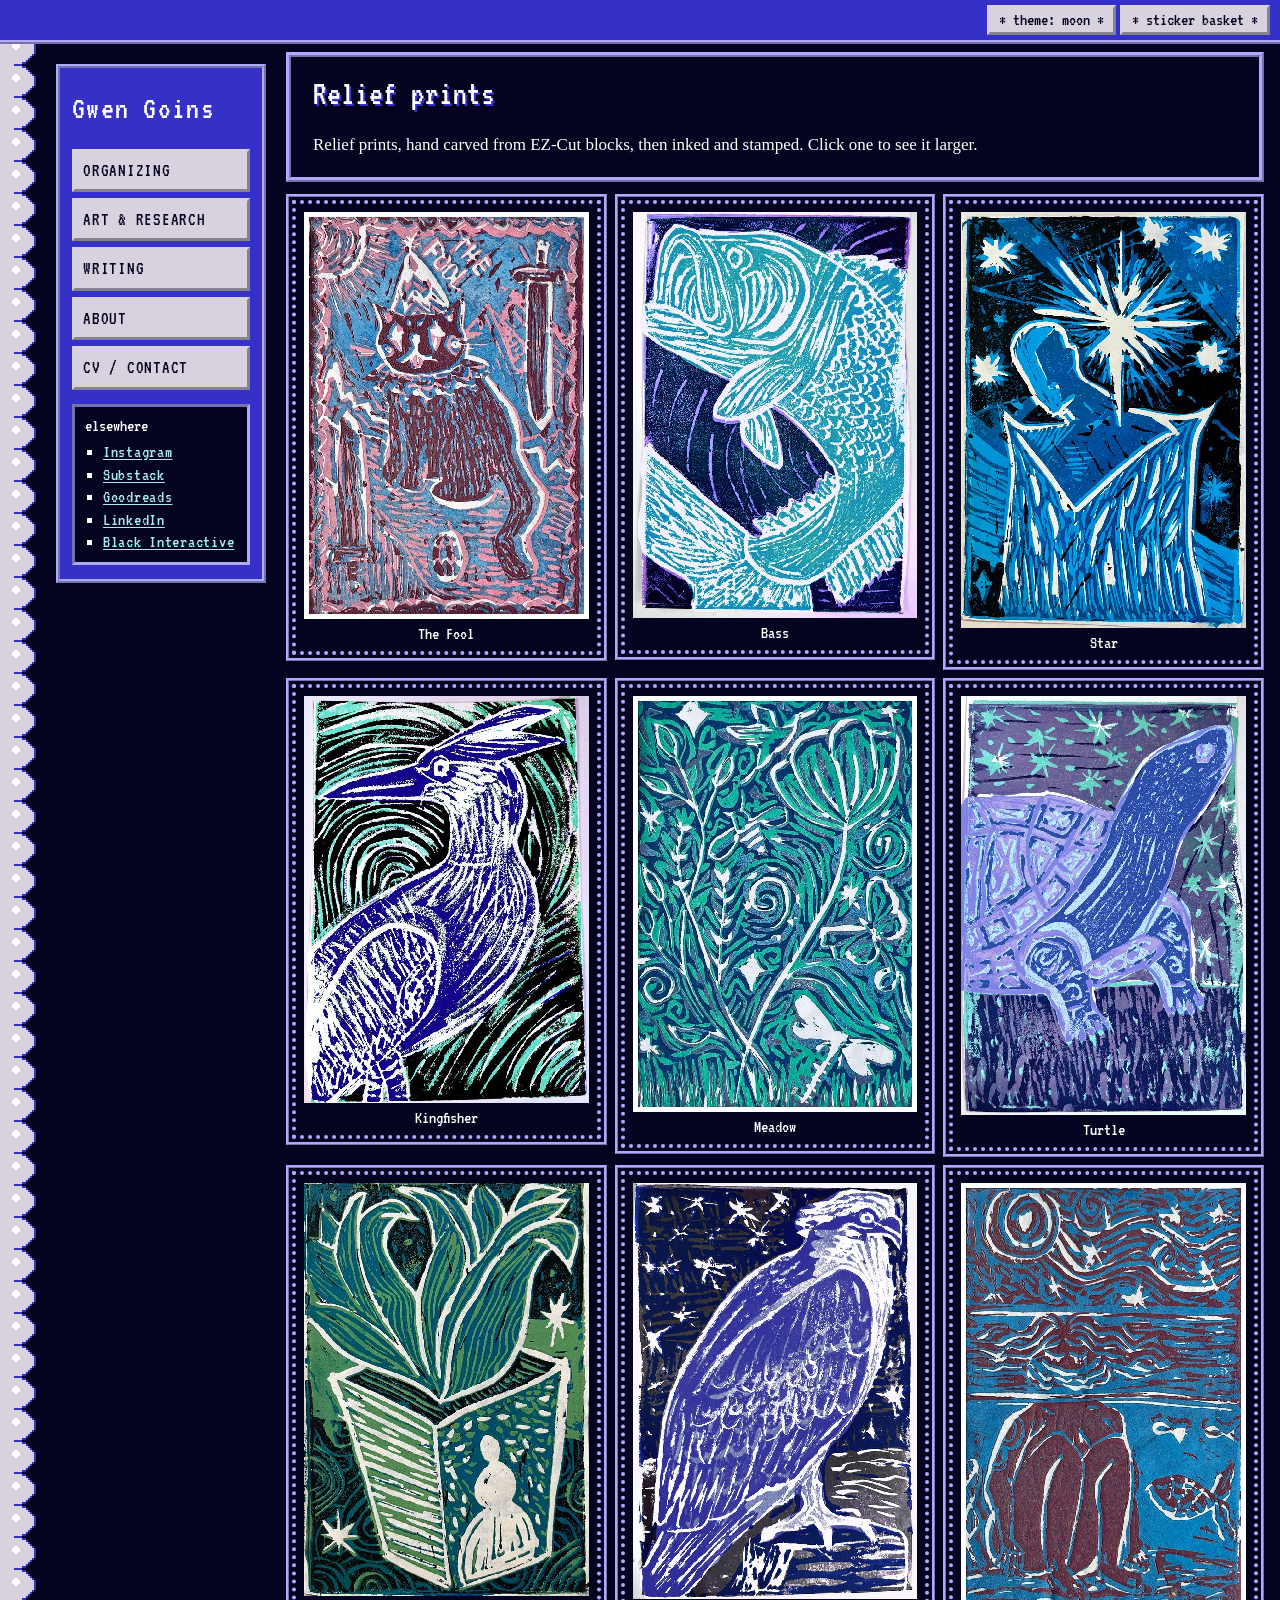
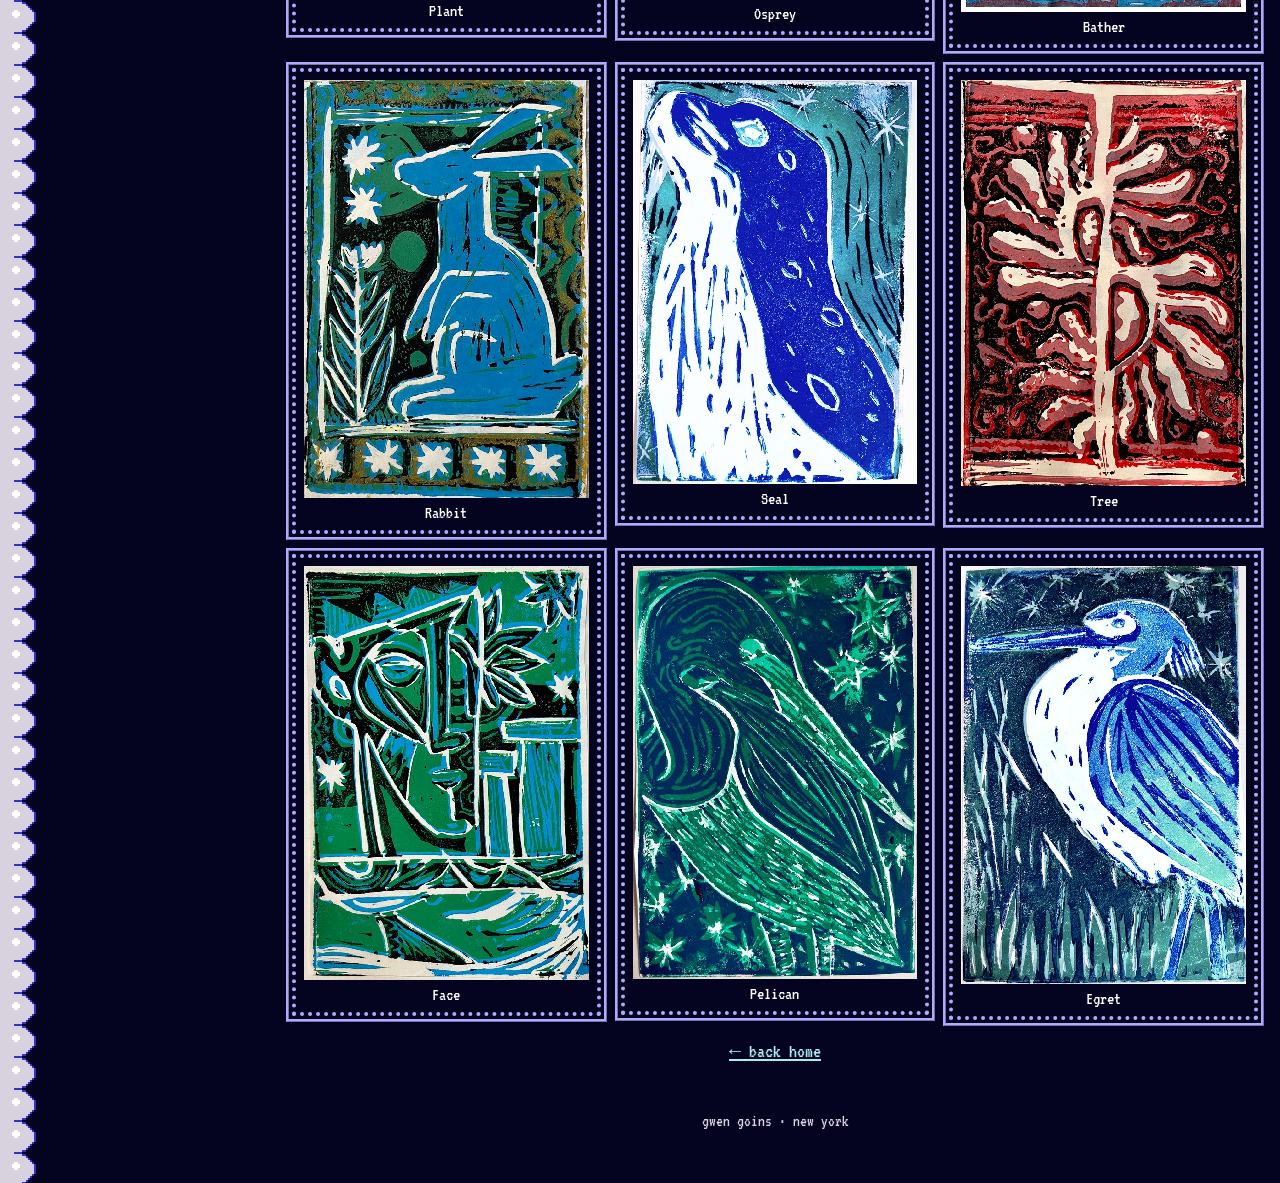
<file: prints.html>
<!DOCTYPE html>
<html lang="en">
<head>
<meta charset="UTF-8">
<meta name="viewport" content="width=device-width, initial-scale=1.0">
<title>Relief Prints | Gwen Goins</title>
<link rel="stylesheet" href="style.css">
</head>
<body>

<nav>
  <div class="wrap">
    <a href="index.html" class="name" style="text-decoration:none;">Gwen Goins</a>
    <div class="links">
      <a href="organizing.html">Organizing</a>
      <a href="research.html">Art &amp; Research</a>
      <a href="writing.html">Writing</a>
      <a href="about.html">About</a>
      <a href="contact.html">CV / Contact</a>
    </div>
    <div class="side"><p>elsewhere</p><ul><li><a href="https://www.instagram.com/cosmerecowboy/">Instagram</a></li><li><a href="https://substack.com/@g123655071">Substack</a></li><li><a href="https://www.goodreads.com/review/list/7822847?shelf=read">Goodreads</a></li><li><a href="https://www.linkedin.com/in/gwendolyn-g/">LinkedIn</a></li><li><a href="https://www.blackinteractive.art/">Black Interactive</a></li></ul></div>
  </div>
</nav>

<main>
  <div class="wrap">

    <header class="win">
    <h1>Relief prints</h1>
    <p>Relief prints, hand carved from EZ-Cut blocks, then inked and stamped. Click one to see it larger.</p>
    </header>
    <div class="prints">
      <figure><a href="prints/fool.jpg"><img src="prints/fool-small.jpg" width="630" height="900" loading="lazy" alt="relief print of a cat in a pointed hat between two swords, lettered The Fool, in pink and blue"></a><figcaption>The Fool</figcaption></figure>
      <figure><a href="prints/bass.jpg"><img src="prints/bass-small.jpg" width="632" height="900" loading="lazy" alt="relief print of a leaping fish with teal scales on dark blue"></a><figcaption>Bass</figcaption></figure>
      <figure><a href="prints/star.jpg"><img src="prints/star-small.jpg" width="616" height="900" loading="lazy" alt="relief print of a figure beneath a large white star, in blue and black"></a><figcaption>Star</figcaption></figure>
      <figure><a href="prints/kingfisher.jpg"><img src="prints/kingfisher-small.jpg" width="629" height="900" loading="lazy" alt="relief print of a deep blue kingfisher against black and teal rings"></a><figcaption>Kingfisher</figcaption></figure>
      <figure><a href="prints/meadow.jpg"><img src="prints/meadow-small.jpg" width="616" height="900" loading="lazy" alt="relief print of flowers, a bee, a butterfly, a dragonfly and a bird, in green and navy"></a><figcaption>Meadow</figcaption></figure>
      <figure><a href="prints/turtle.jpg"><img src="prints/turtle-small.jpg" width="611" height="900" loading="lazy" alt="relief print of a turtle with a lilac shell under teal stars"></a><figcaption>Turtle</figcaption></figure>
      <figure><a href="prints/plant.jpg"><img src="prints/plant-small.jpg" width="621" height="900" loading="lazy" alt="relief print of long leaves in a square pot with a small seated figure, in green and teal"></a><figcaption>Plant</figcaption></figure>
      <figure><a href="prints/osprey.jpg"><img src="prints/osprey-small.jpg" width="617" height="900" loading="lazy" alt="relief print of a perched blue osprey under white stars"></a><figcaption>Osprey</figcaption></figure>
      <figure><a href="prints/bather.jpg"><img src="prints/bather-small.jpg" width="598" height="900" loading="lazy" alt="relief print of a person standing in water under a spiral moon, with fish, in blue and maroon"></a><figcaption>Bather</figcaption></figure>
      <figure><a href="prints/rabbit.jpg"><img src="prints/rabbit-small.jpg" width="613" height="900" loading="lazy" alt="relief print of a blue rabbit beside a tulip, with a border of stars"></a><figcaption>Rabbit</figcaption></figure>
      <figure><a href="prints/seal.jpg"><img src="prints/seal-small.jpg" width="634" height="900" loading="lazy" alt="relief print of a seal in blue and white looking up at stars"></a><figcaption>Seal</figcaption></figure>
      <figure><a href="prints/tree.jpg"><img src="prints/tree-small.jpg" width="631" height="900" loading="lazy" alt="relief print of a branching white tree on red and black"></a><figcaption>Tree</figcaption></figure>
      <figure><a href="prints/face.jpg"><img src="prints/face-small.jpg" width="619" height="900" loading="lazy" alt="relief print of an angular face with leaves, columns and a boat, in green and blue"></a><figcaption>Face</figcaption></figure>
      <figure><a href="prints/pelican.jpg"><img src="prints/pelican-small.jpg" width="620" height="900" loading="lazy" alt="relief print of a pelican tucking its long bill, among stars, in green and navy"></a><figcaption>Pelican</figcaption></figure>
      <figure><a href="prints/egret.jpg"><img src="prints/egret-small.jpg" width="612" height="900" loading="lazy" alt="relief print of a blue and white egret in tall grass under stars"></a><figcaption>Egret</figcaption></figure>
    </div>
    <p class="back"><a href="index.html">&larr; back home</a></p>
  </div>
</main>



<footer>
  <div class="wrap"><p class="elsewhere"><a href="https://www.instagram.com/cosmerecowboy/">Instagram</a> <a href="https://substack.com/@g123655071">Substack</a> <a href="https://www.goodreads.com/review/list/7822847?shelf=read">Goodreads</a> <a href="https://www.linkedin.com/in/gwendolyn-g/">LinkedIn</a> <a href="https://www.blackinteractive.art/">Black Interactive</a></p>gwen goins &middot; new york</div>
</footer>

<script src="frames.js"></script>
<script src="stickers.js"></script>
</body>
</html>
</file>
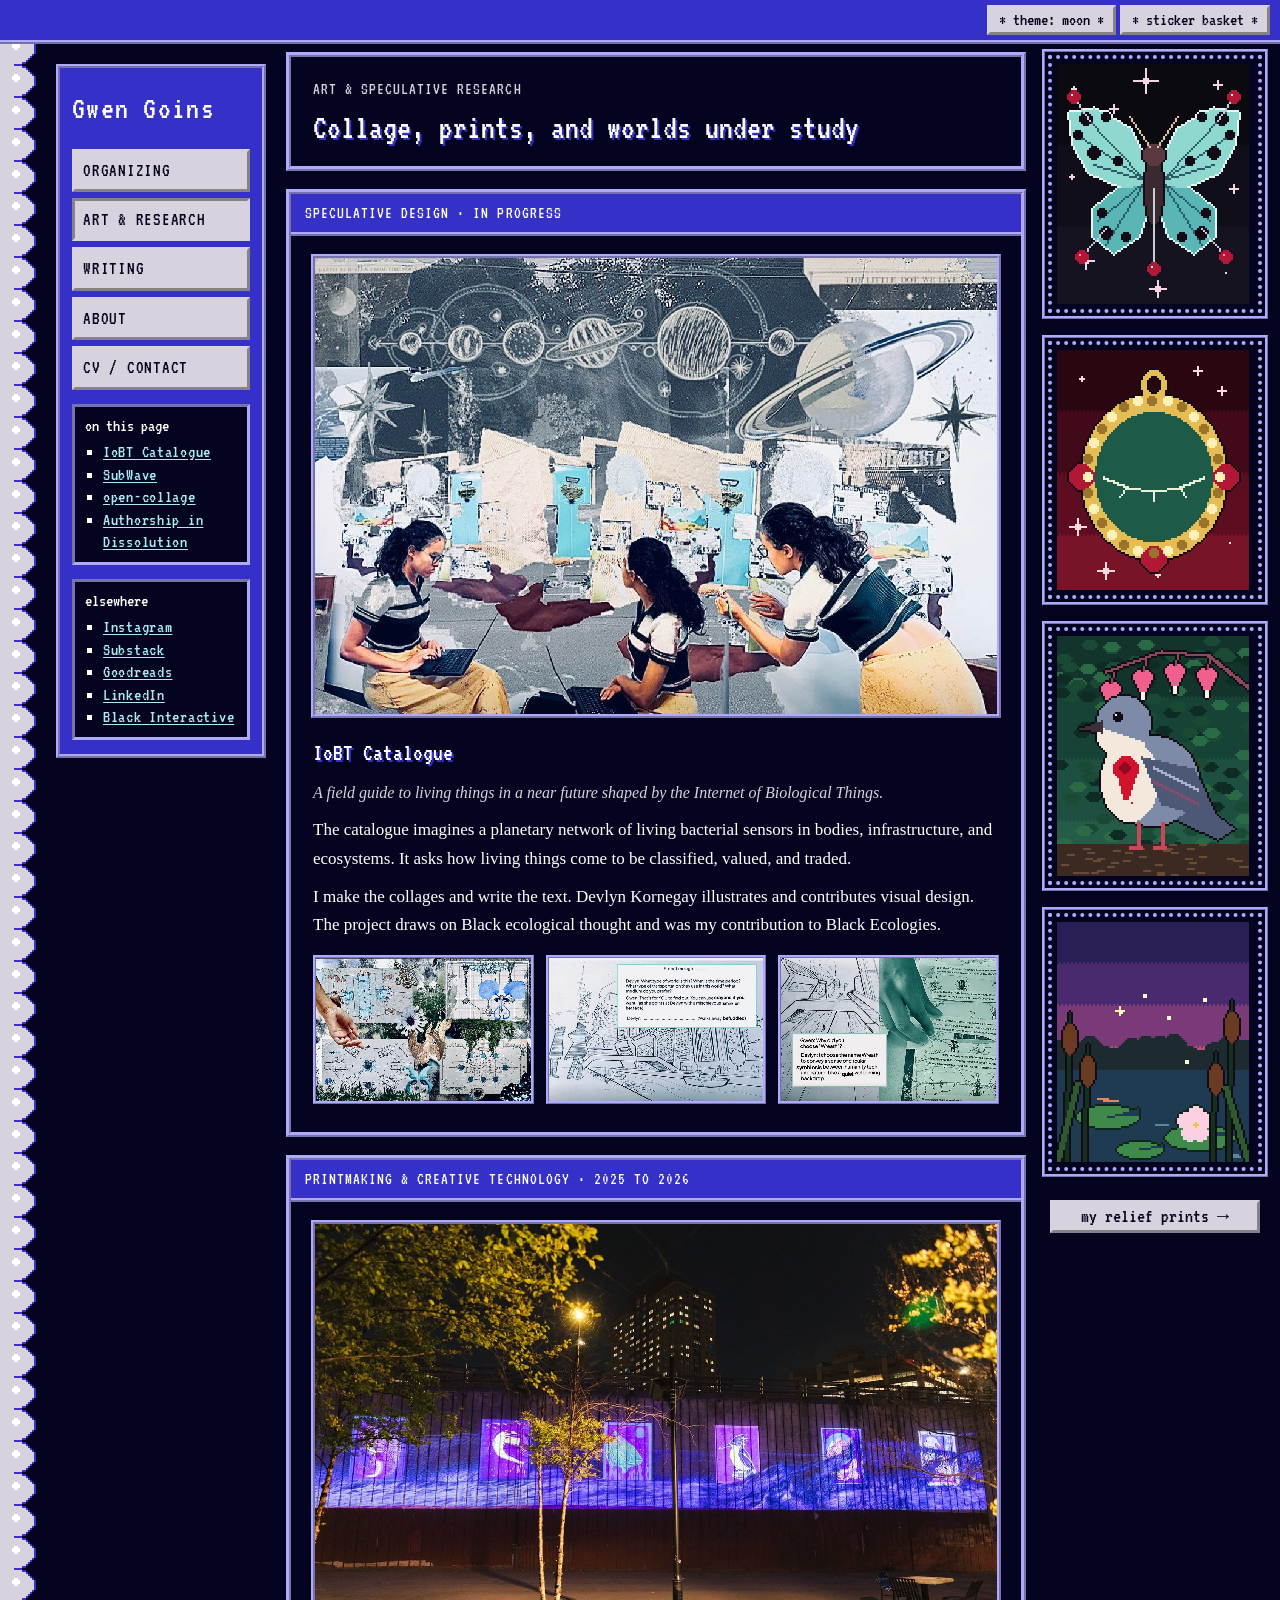
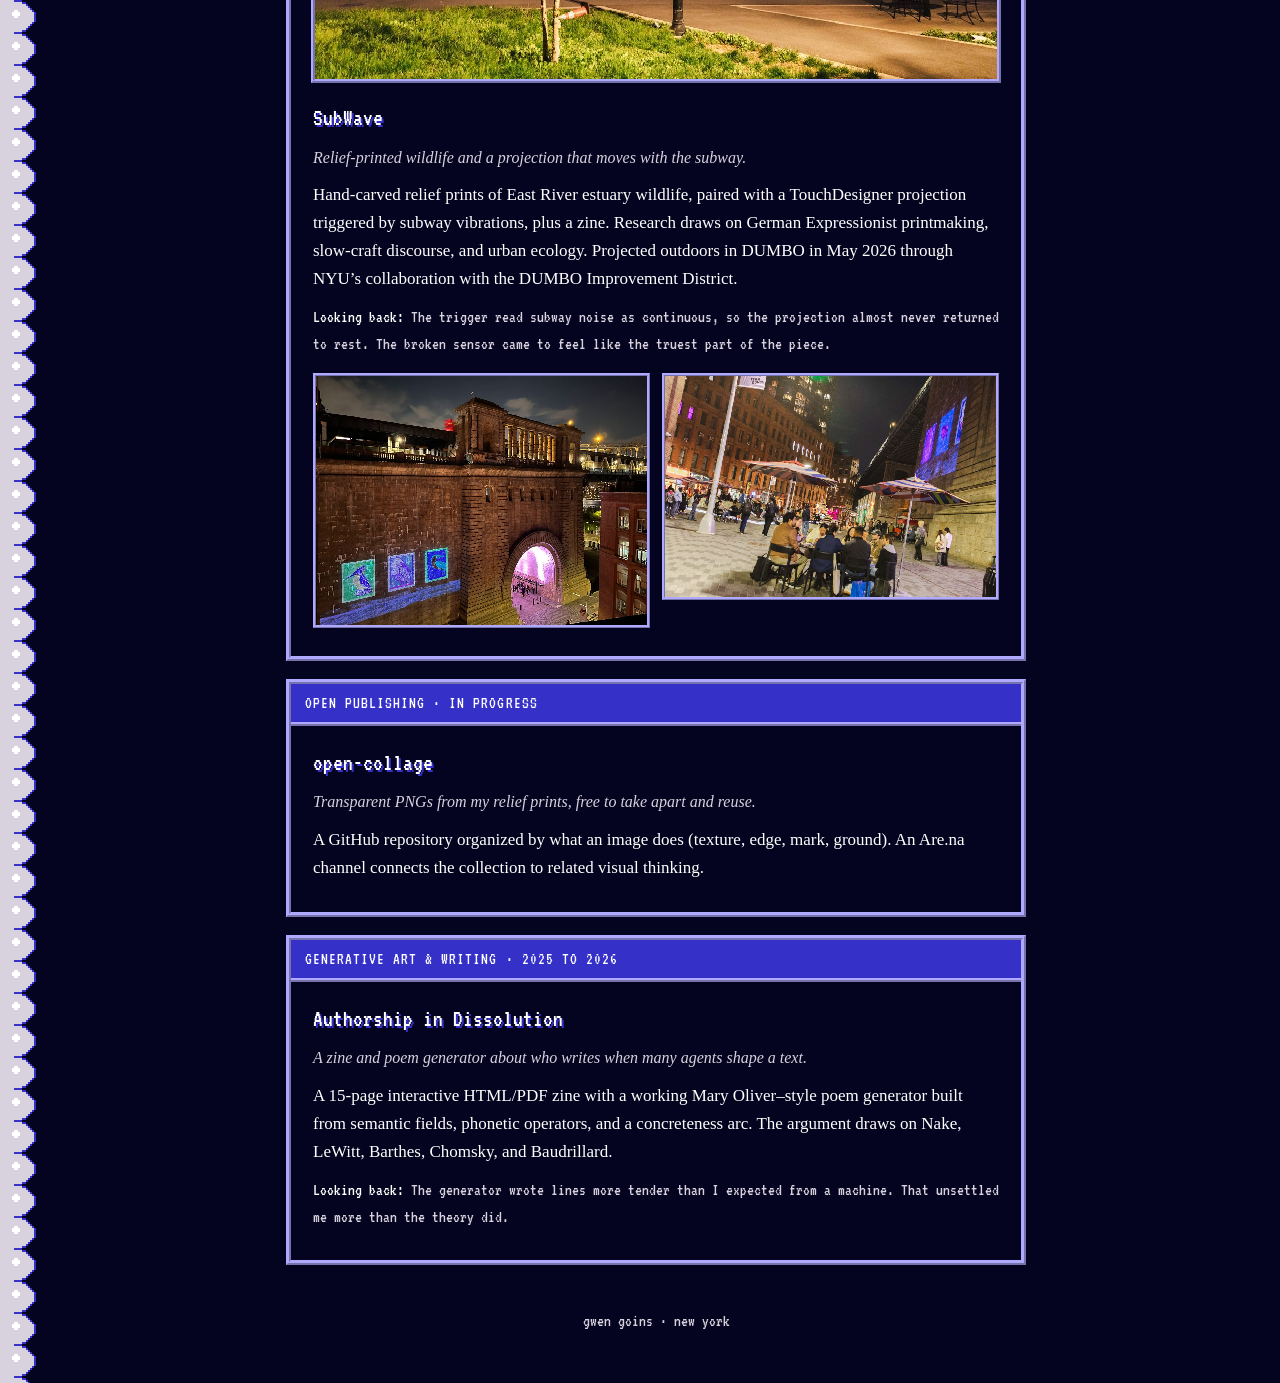
<file: research.html>
<!DOCTYPE html>
<html lang="en">
<head>
<meta charset="UTF-8">
<meta name="viewport" content="width=device-width, initial-scale=1.0">
<title>Art & Research | Gwen Goins</title>
<link rel="stylesheet" href="style.css">
</head>
<body>

<nav>
  <div class="wrap">
    <a href="index.html" class="name" style="text-decoration:none;">Gwen Goins</a>
    <div class="links">
      <a href="organizing.html">Organizing</a>
      <a href="research.html" style="color:var(--ink);" aria-current="page">Art &amp; Research</a>
      <a href="writing.html">Writing</a>
      <a href="about.html">About</a>
      <a href="contact.html">CV / Contact</a>
    </div>
    <div class="side jump"><p>on this page</p><ul><li><a href="#iobt">IoBT Catalogue</a></li><li><a href="#subwave">SubWave</a></li><li><a href="#open-collage">open-collage</a></li><li><a href="#authorship">Authorship in Dissolution</a></li></ul></div>
    <div class="side"><p>elsewhere</p><ul><li><a href="https://www.instagram.com/cosmerecowboy/">Instagram</a></li><li><a href="https://substack.com/@g123655071">Substack</a></li><li><a href="https://www.goodreads.com/review/list/7822847?shelf=read">Goodreads</a></li><li><a href="https://www.linkedin.com/in/gwendolyn-g/">LinkedIn</a></li><li><a href="https://www.blackinteractive.art/">Black Interactive</a></li></ul></div>
  </div>
</nav>

<main>
  <div class="wrap">

    <header class="win">
    <p class="eyebrow">art &amp; speculative research</p>
    <h1>Collage, prints, and worlds under study</h1>
    </header>

    <section class="project win wide" id="iobt">
      <p class="eyebrow bar">speculative design &middot; in progress</p>
      <a class="photo" href="photos/iobt-studio.jpg"><img src="photos/iobt-studio.jpg" width="1124" height="752" loading="lazy" alt="collage of Gwen shown three times, working at a laptop and a pinned wall under drawn planets"></a>
      <div class="text">
        <h2>IoBT Catalogue</h2>
        <p class="claim">A field guide to living things in a near future shaped by the Internet of Biological Things.</p>
        <p>The catalogue imagines a planetary network of living bacterial sensors in bodies, infrastructure, and ecosystems. It asks how living things come to be classified, valued, and traded.</p>
        <p>I make the collages and write the text. Devlyn Kornegay illustrates and contributes visual design. The project draws on Black ecological thought and was my contribution to Black Ecologies.</p>
      <div class="shots three">
        <a href="photos/iobt-plans.jpg"><img src="photos/iobt-plans.jpg" width="1005" height="673" loading="lazy" alt="collage of four hand-drawn plans with flowers, wings, a bird and a reaching hand"></a>
        <a href="photos/iobt-dialogue.jpg"><img src="photos/iobt-dialogue.jpg" width="1129" height="756" loading="lazy" alt="pencil sketch of a canal city with a short dialogue between Devlyn and Gwen about the world"></a>
        <a href="photos/iobt-wreath.jpg"><img src="photos/iobt-wreath.jpg" width="1125" height="753" loading="lazy" alt="a sketch of walkways beside a hand arranging printed text strips and insect images, with a note on the name Wreath"></a>
      </div>
      </div>
    </section>

    <hr>

    <section class="project win flip wide" id="subwave">
      <p class="eyebrow bar">printmaking &amp; creative technology &middot; 2025 to 2026</p>
      <a class="photo" href="photos/subwave-wall.jpg"><img src="photos/subwave-wall.jpg" width="1280" height="853" loading="lazy" alt="relief prints of river wildlife projected in a row along a long wall at night, over moving blue water"></a>
      <div class="text">
        <h2>SubWave</h2>
        <p class="claim">Relief-printed wildlife and a projection that moves with the subway.</p>
        <p>Hand-carved relief prints of East River estuary wildlife, paired with a TouchDesigner projection triggered by subway vibrations, plus a zine. Research draws on German Expressionist printmaking, slow-craft discourse, and urban ecology. Projected outdoors in DUMBO in May 2026 through NYU&rsquo;s collaboration with the DUMBO Improvement District.</p>
      <p class="failure"><strong>Looking back:</strong> The trigger read subway noise as continuous, so the projection almost never returned to rest. The broken sensor came to feel like the truest part of the piece.</p>
      <div class="shots two">
        <a href="photos/subwave-arch.jpg"><img src="photos/subwave-arch.jpg" width="1600" height="1200" loading="lazy" alt="three projected bird prints on the stone anchorage of the Manhattan Bridge, beside its lit archway"></a>
        <a href="photos/subwave-plaza.jpg"><img src="photos/subwave-plaza.jpg" width="1280" height="853" loading="lazy" alt="people at tables in a DUMBO plaza at night with the projection on the bridge wall"></a>
      </div>
      </div>
    </section>

    <hr>

    <section class="project win wide" id="open-collage">
      <p class="eyebrow bar">open publishing &middot; in progress</p>
      
      <div class="text">
        <h2>open-collage</h2>
        <p class="claim">Transparent PNGs from my relief prints, free to take apart and reuse.</p>
        <p>A GitHub repository organized by what an image does (texture, edge, mark, ground). An Are.na channel connects the collection to related visual thinking.</p>
      </div>
    </section>

    <hr>

    <section class="project win flip wide" id="authorship">
      <p class="eyebrow bar">generative art &amp; writing &middot; 2025 to 2026</p>
      
      <div class="text">
        <h2>Authorship in Dissolution</h2>
        <p class="claim">A zine and poem generator about who writes when many agents shape a text.</p>
        <p>A 15-page interactive HTML/PDF zine with a working Mary Oliver&ndash;style poem generator built from semantic fields, phonetic operators, and a concreteness arc. The argument draws on Nake, LeWitt, Barthes, Chomsky, and Baudrillard.</p>
      <p class="failure"><strong>Looking back:</strong> The generator wrote lines more tender than I expected from a machine. That unsettled me more than the theory did.</p>
      </div>
    </section>
  </div>
</main>

<aside class="frames" aria-label="pictures">
    <button type="button" class="frame" title="change picture" data-pic="moth"><picture><source media="(prefers-reduced-motion: reduce)" srcset="frames/moth.png"><img src="frames/moth.gif" width="192" height="240" loading="lazy" alt="a pale blue butterfly pinned among sparkles"></picture></button>
    <button type="button" class="frame" title="change picture" data-pic="locket"><picture><source media="(prefers-reduced-motion: reduce)" srcset="frames/locket.png"><img src="frames/locket.gif" width="192" height="240" loading="lazy" alt="a gold eye locket that blinks"></picture></button>
    <button type="button" class="frame" title="change picture" data-pic="dove"><picture><source media="(prefers-reduced-motion: reduce)" srcset="frames/dove.png"><img src="frames/dove.gif" width="192" height="240" loading="lazy" alt="a bleeding heart dove under bleeding heart flowers"></picture></button>
    <button type="button" class="frame" title="change picture" data-pic="summer"><picture><source media="(prefers-reduced-motion: reduce)" srcset="frames/summer.png"><img src="frames/summer.gif" width="192" height="240" loading="lazy" alt="fireflies over a pond with cattails and lilies"></picture></button>
    <a class="prints-link" href="prints.html">my relief prints &rarr;</a>
</aside>

<footer>
  <div class="wrap"><p class="elsewhere"><a href="https://www.instagram.com/cosmerecowboy/">Instagram</a> <a href="https://substack.com/@g123655071">Substack</a> <a href="https://www.goodreads.com/review/list/7822847?shelf=read">Goodreads</a> <a href="https://www.linkedin.com/in/gwendolyn-g/">LinkedIn</a> <a href="https://www.blackinteractive.art/">Black Interactive</a></p>gwen goins &middot; new york</div>
</footer>

<script src="frames.js"></script>
<script src="stickers.js"></script>
</body>
</html>
</file>
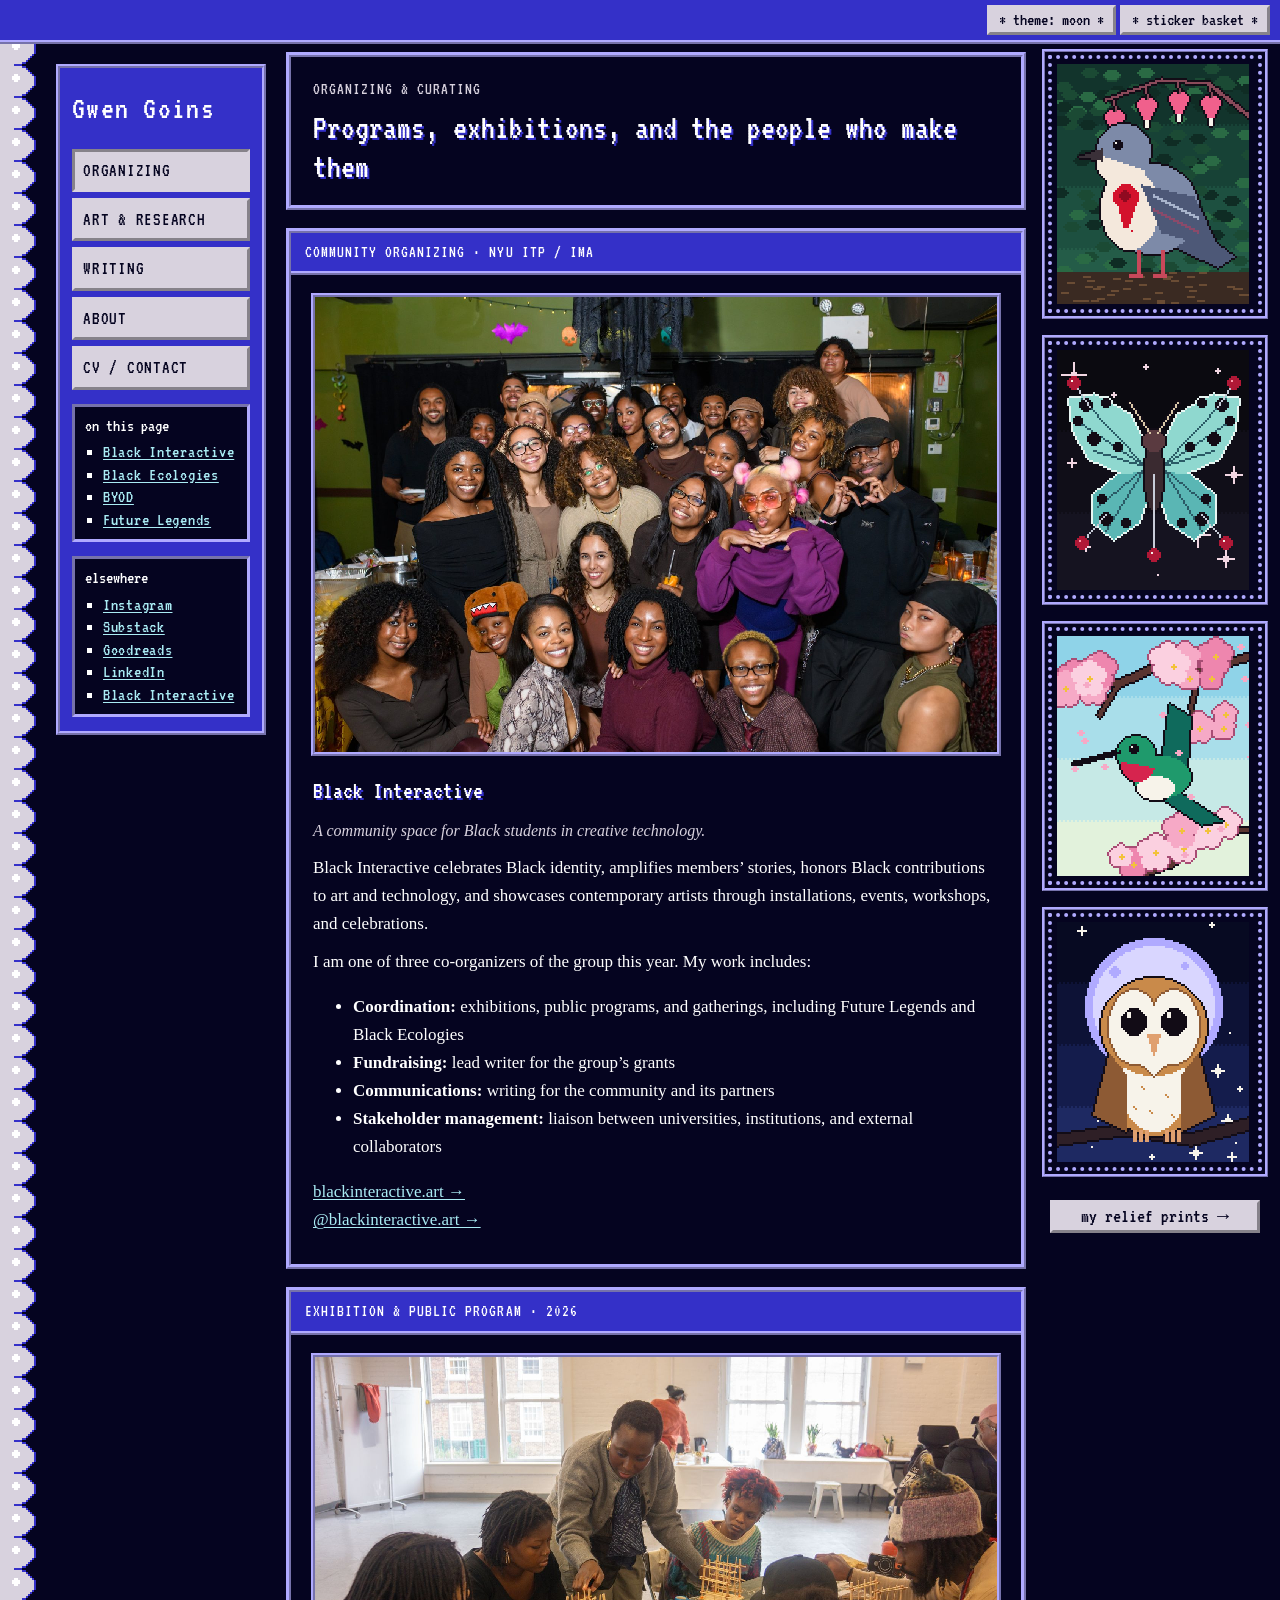
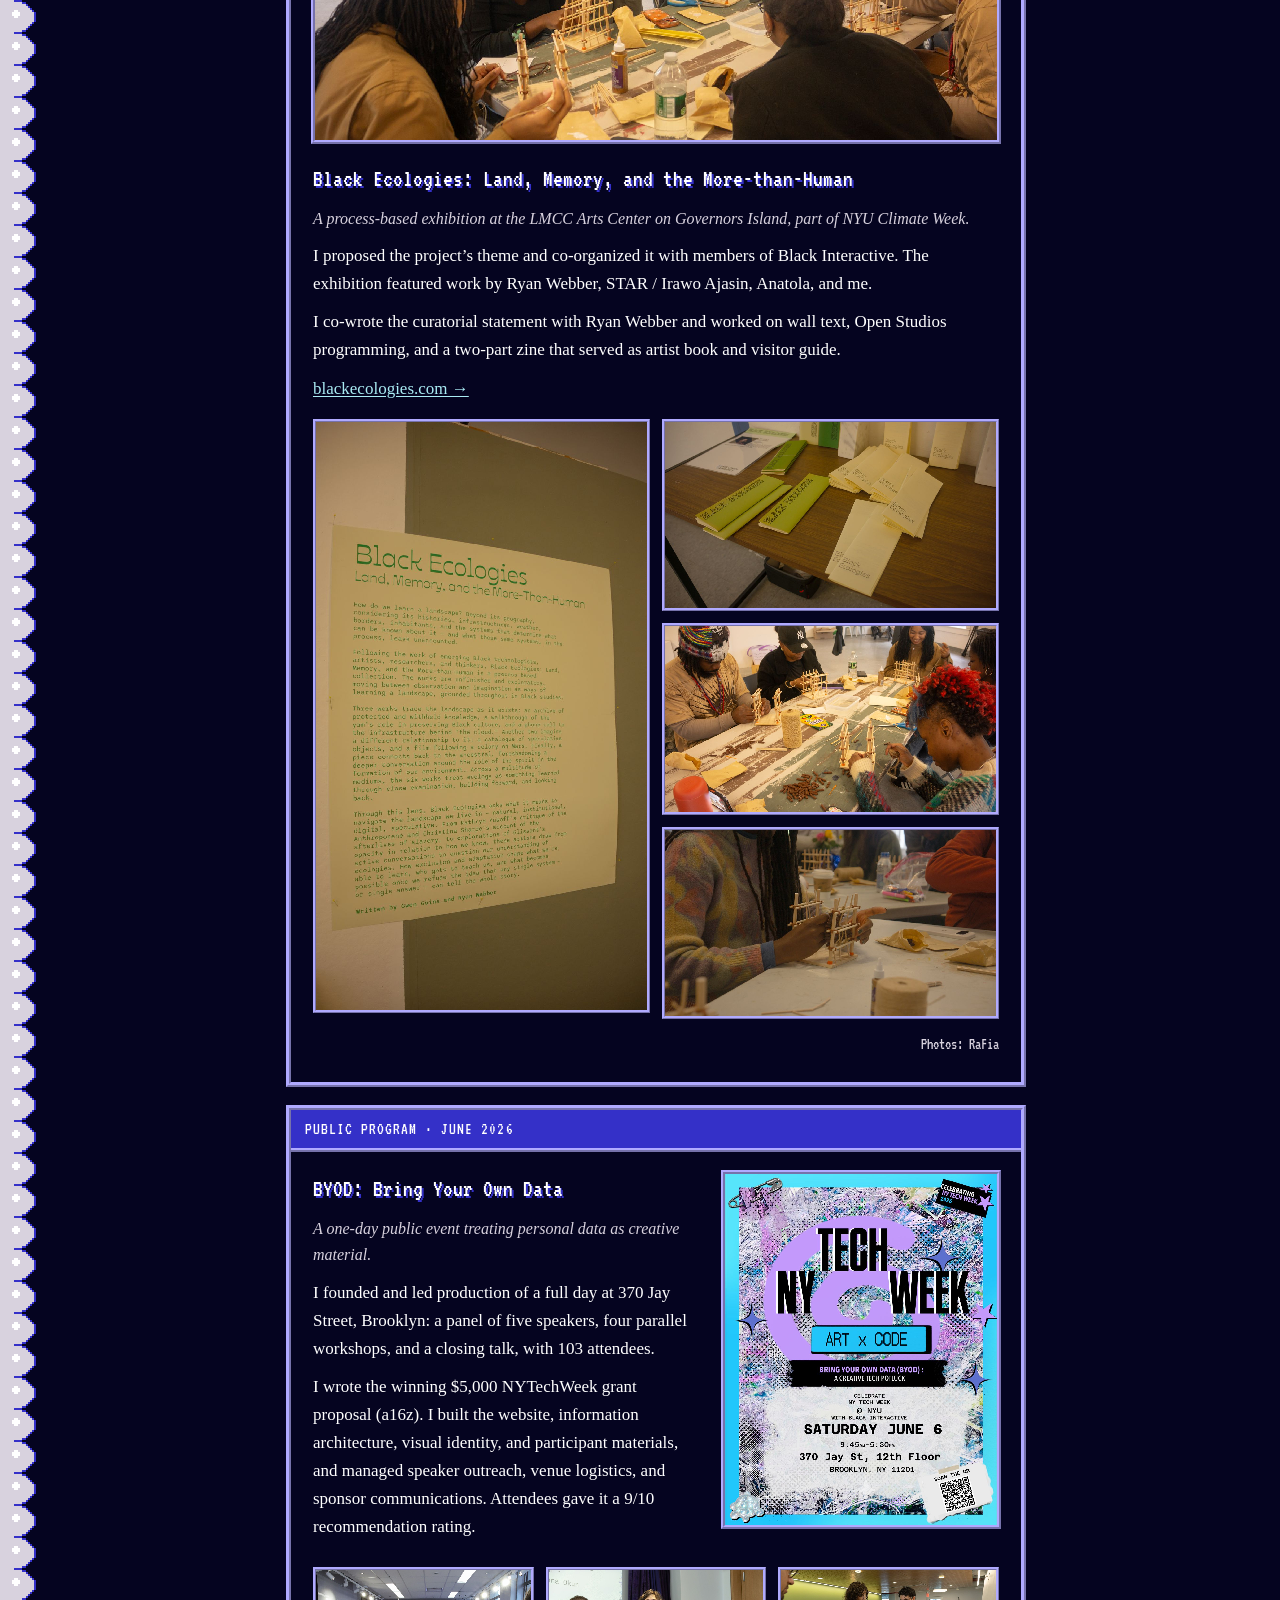
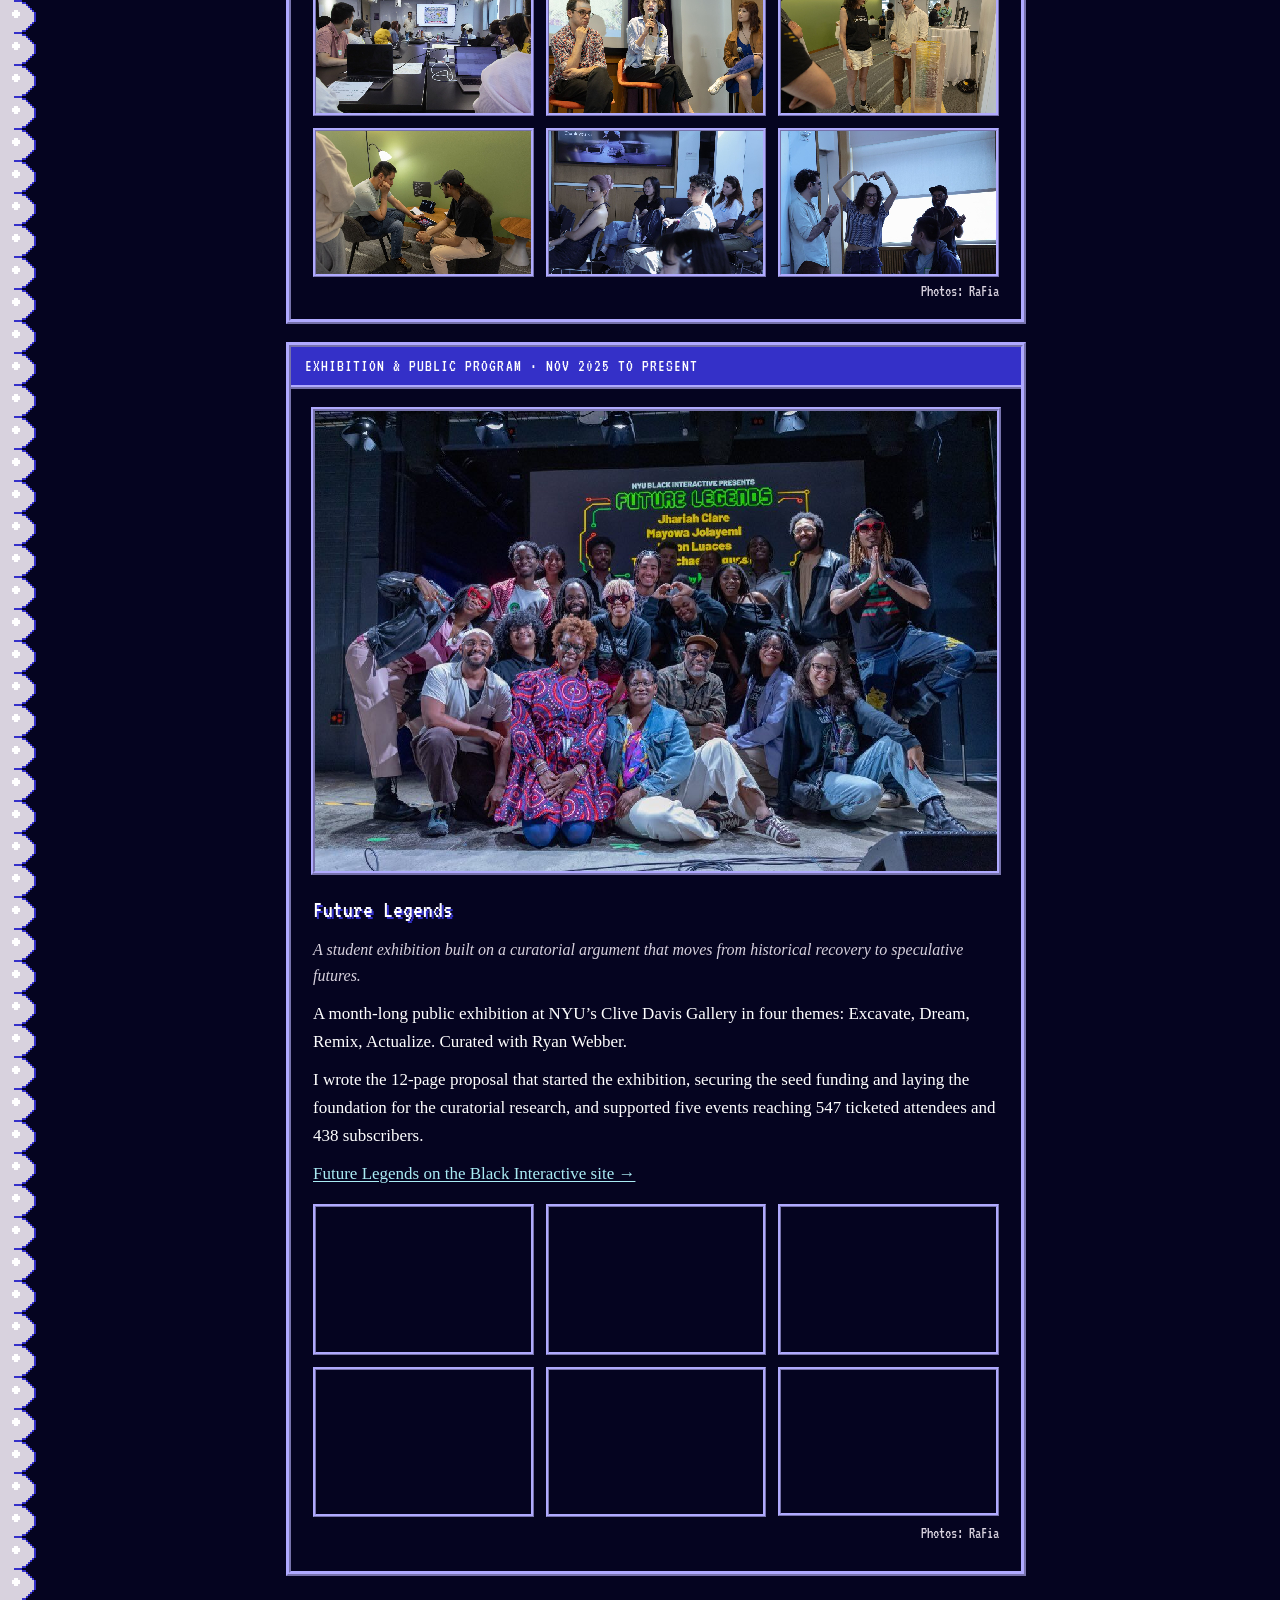
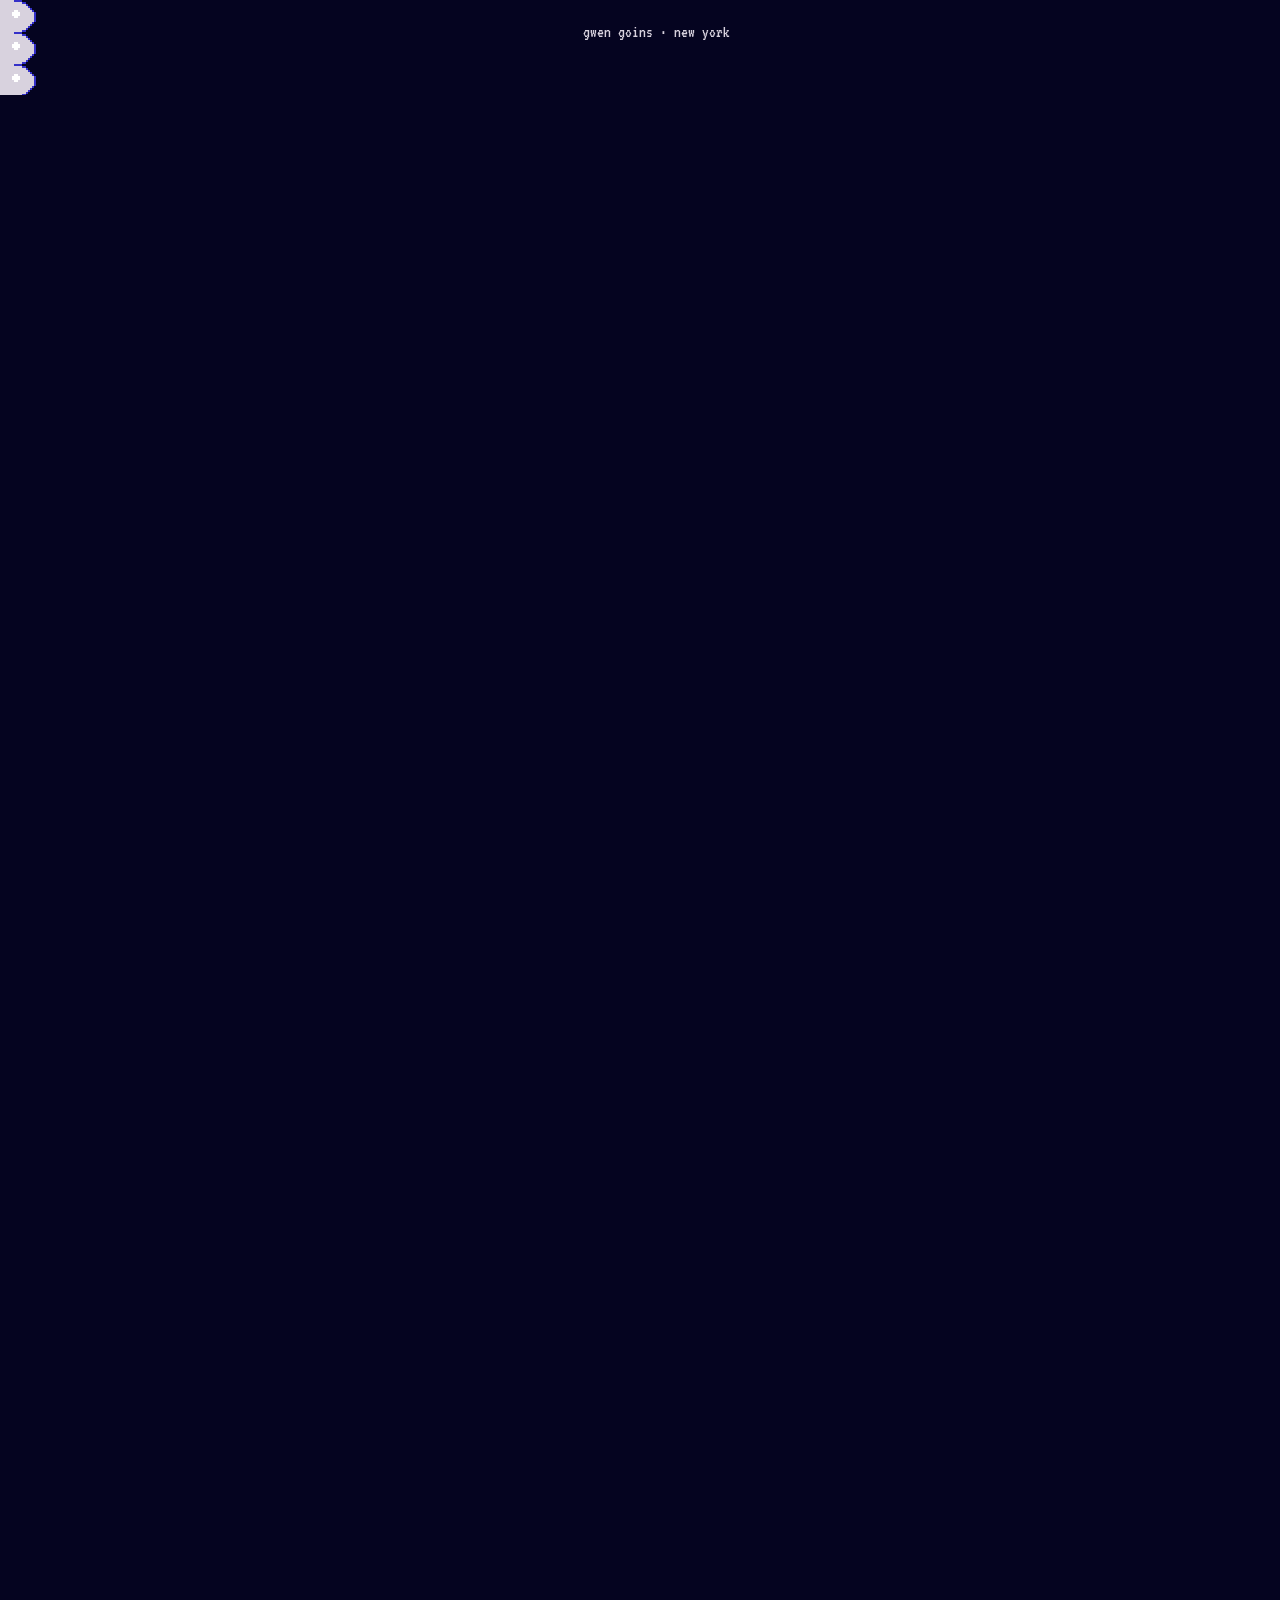
<file: work.html>
<!DOCTYPE html>
<html lang="en"><head><meta charset="UTF-8"><meta http-equiv="refresh" content="0; url=organizing.html"><title>Work | Gwen Goins</title></head>
<body><p><a href="organizing.html">Organizing &amp; curating</a> &middot; <a href="research.html">Art &amp; research</a></p></body></html>
</file>
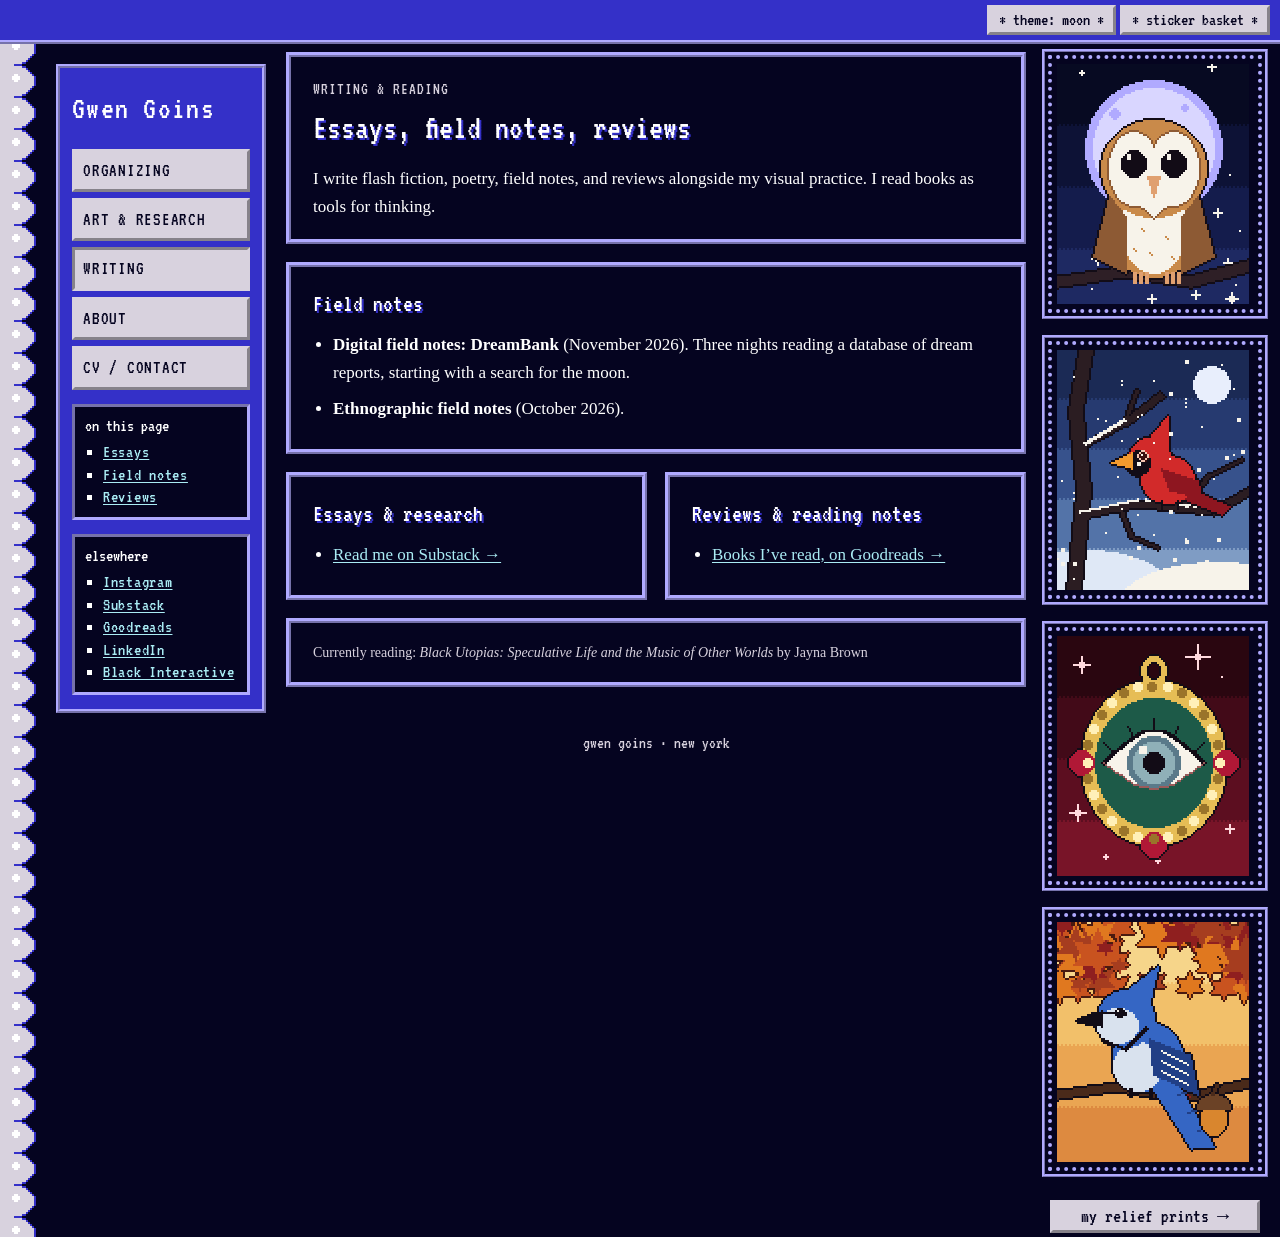
<file: writing.html>
<!DOCTYPE html>
<html lang="en">
<head>
<meta charset="UTF-8">
<meta name="viewport" content="width=device-width, initial-scale=1.0">
<title>Writing | Gwen Goins</title>
<link rel="stylesheet" href="style.css">
</head>
<body>

<nav>
  <div class="wrap">
    <a href="index.html" class="name" style="text-decoration:none;">Gwen Goins</a>
    <div class="links">
      <a href="organizing.html">Organizing</a>
      <a href="research.html">Art &amp; Research</a>
      <a href="writing.html" style="color:var(--ink);" aria-current="page">Writing</a>
      <a href="about.html">About</a>
      <a href="contact.html">CV / Contact</a>
    </div>
    <div class="side jump"><p>on this page</p><ul><li><a href="#essays">Essays</a></li><li><a href="#field-notes">Field notes</a></li><li><a href="#reviews">Reviews</a></li></ul></div>
    <div class="side"><p>elsewhere</p><ul><li><a href="https://www.instagram.com/cosmerecowboy/">Instagram</a></li><li><a href="https://substack.com/@g123655071">Substack</a></li><li><a href="https://www.goodreads.com/review/list/7822847?shelf=read">Goodreads</a></li><li><a href="https://www.linkedin.com/in/gwendolyn-g/">LinkedIn</a></li><li><a href="https://www.blackinteractive.art/">Black Interactive</a></li></ul></div>
  </div>
</nav>

<main>
  <div class="wrap">

    <header class="win">
    <p class="eyebrow">writing &amp; reading</p>
    <h1>Essays, field notes, reviews</h1>
    <p>I write flash fiction, poetry, field notes, and reviews alongside my visual practice. I read books as tools for thinking.</p>

    </header>

    <hr>
    <div class="shelf">
    <section class="win" id="essays"><h2>Essays &amp; research</h2>
    <ul class="entries"><li><a href="https://substack.com/@g123655071">Read me on Substack &rarr;</a></li></ul>
    </section>
    <section class="win" id="field-notes"><h2>Field notes</h2>
    <ul class="entries">
      <li><b>Digital field notes: DreamBank</b> (November 2026). Three nights reading a database of dream reports, starting with a search for the moon.</li>
      <li><b>Ethnographic field notes</b> (October 2026).</li>
    </ul>
    </section>
    <section class="win" id="reviews"><h2>Reviews &amp; reading notes</h2>
    <ul class="entries">
      <li><a href="https://www.goodreads.com/review/list/7822847?shelf=read">Books I&rsquo;ve read, on Goodreads &rarr;</a></li>
    </ul>

    </section>
    </div>

    <div class="reading win">
      <p>Currently reading: <cite>Black Utopias: Speculative Life and the Music of Other Worlds</cite> by Jayna Brown</p>
    </div>
  </div>
</main>

<aside class="frames" aria-label="pictures">
    <button type="button" class="frame" title="change picture" data-pic="owl"><picture><source media="(prefers-reduced-motion: reduce)" srcset="frames/owl.png"><img src="frames/owl.gif" width="192" height="240" loading="lazy" alt="a barn owl in front of the moon"></picture></button>
    <button type="button" class="frame" title="change picture" data-pic="winter"><picture><source media="(prefers-reduced-motion: reduce)" srcset="frames/winter.png"><img src="frames/winter.gif" width="192" height="240" loading="lazy" alt="a red cardinal on a snowy branch"></picture></button>
    <button type="button" class="frame" title="change picture" data-pic="locket"><picture><source media="(prefers-reduced-motion: reduce)" srcset="frames/locket.png"><img src="frames/locket.gif" width="192" height="240" loading="lazy" alt="a gold eye locket that blinks"></picture></button>
    <button type="button" class="frame" title="change picture" data-pic="autumn"><picture><source media="(prefers-reduced-motion: reduce)" srcset="frames/autumn.png"><img src="frames/autumn.gif" width="192" height="240" loading="lazy" alt="a blue jay under maple leaves"></picture></button>
    <a class="prints-link" href="prints.html">my relief prints &rarr;</a>
</aside>

<footer>
  <div class="wrap"><p class="elsewhere"><a href="https://www.instagram.com/cosmerecowboy/">Instagram</a> <a href="https://substack.com/@g123655071">Substack</a> <a href="https://www.goodreads.com/review/list/7822847?shelf=read">Goodreads</a> <a href="https://www.linkedin.com/in/gwendolyn-g/">LinkedIn</a> <a href="https://www.blackinteractive.art/">Black Interactive</a></p>gwen goins &middot; new york</div>
</footer>

<script src="frames.js"></script>
<script src="stickers.js"></script>
</body>
</html>
</file>
<file: style.css>
@import url('https://fonts.googleapis.com/css2?family=Source+Serif+4:ital,wght@0,400;0,500;0,600;1,400&family=IBM+Plex+Mono:wght@400;500&display=swap');

:root {
  --paper: #ffffff;
  --ink: #111111;
  --muted: #5a5a54;
  --line: #dadad5;
  --accent: #2c6e6a;
  --serif: 'Source Serif 4', Georgia, serif;
  --mono: 'IBM Plex Mono', 'Courier New', monospace;
}

* { box-sizing: border-box; }

body {
  margin: 0;
  background: var(--paper);
  color: var(--ink);
  font-family: var(--serif);
  font-size: 17px;
  line-height: 1.65;
}

.wrap {
  max-width: 700px;
  margin: 0 auto;
  padding: 0 24px;
}

nav {
  border-bottom: 1px solid var(--line);
  padding: 20px 0;
}

nav .wrap {
  display: flex;
  justify-content: space-between;
  align-items: baseline;
  flex-wrap: wrap;
  gap: 12px;
}

nav a, nav span.name {
  font-family: var(--mono);
  font-size: 12px;
  letter-spacing: 0.04em;
  text-transform: uppercase;
  color: var(--ink);
  text-decoration: none;
}

nav a { color: var(--muted); }
nav a:hover { color: var(--accent); }
nav .links { display: flex; gap: 20px; }

a { color: var(--accent); text-decoration: underline; text-underline-offset: 2px; }

h1 { font-family: var(--serif); font-weight: 600; font-size: 30px; margin: 0 0 8px; line-height: 1.15; }
h2 { font-family: var(--serif); font-weight: 600; font-size: 24px; margin: 0 0 6px; }

.eyebrow {
  font-family: var(--mono);
  font-size: 11px;
  letter-spacing: 0.06em;
  text-transform: uppercase;
  color: var(--muted);
  margin: 0 0 6px;
}

.claim {
  font-style: italic;
  color: #3a352e;
  font-size: 16px;
  max-width: 480px;
  margin: 0 0 14px;
}

.failure {
  font-family: var(--mono);
  font-size: 12.5px;
  color: var(--muted);
  line-height: 1.6;
  margin: 14px 0 0;
}
.failure strong { color: var(--ink); font-weight: 500; font-style: normal; }

hr { border: none; border-top: 1px solid var(--line); margin: 40px 0; }

.placeholder {
  border: 1px dashed #a8a8a2;
  background: #fafaf8;
  color: #8a8a84;
  font-family: var(--mono);
  font-size: 12px;
  text-align: center;
  padding: 3rem 1rem;
  margin: 0 0 20px;
}
.placeholder.tall { padding: 6rem 1rem; }
.placeholder.small { padding: 1.75rem 1rem; }

.strip { display: grid; grid-template-columns: repeat(3, 1fr); gap: 12px; margin: 0 0 24px; }

.home-hero { margin: 0 0 32px; }
.home-line { font-size: 34px; max-width: 560px; margin: 0 0 20px; }
.home-links { display: flex; gap: 24px; font-family: var(--mono); font-size: 13px; text-transform: uppercase; letter-spacing: 0.04em; }

main { padding: 48px 0 80px; }

.project { margin: 0 0 8px; }
.project p { margin: 0 0 10px; }

footer {
  border-top: 1px solid var(--line);
  padding: 24px 0 48px;
  font-family: var(--mono);
  font-size: 11px;
  color: var(--muted);
}

.aside {
  margin-top: 56px;
  padding-top: 24px;
  border-top: 1px solid var(--line);
  font-style: italic;
  color: #3a352e;
  font-size: 15px;
  max-width: 460px;
}

.reading { margin-top: 40px; }
.reading .eyebrow { margin-bottom: 10px; }
.reading p { font-size: 14px; color: var(--muted); margin: 0 0 4px; }

@media (max-width: 560px) {
  .strip { grid-template-columns: 1fr; }
  h1 { font-size: 26px; }
  .home-line { font-size: 26px; }
}

/* ---- themes: moon, pond, autumn ---- */
:root{--bg:#050420;--panel:#050420;--bar:#3430c8;--edge:#b0aaff;--btn:#d8d2de;--btnink:#050420;--ink:#fff;--muted:#d8d2de;--accent:#aaecf4;--shadow:#3430c8;--strip:url([data-uri]);--frame:4px inset #b0aaff}
:root[data-theme=pond]{--bg:#0d1a12;--panel:#0d1a12;--bar:#1f4a2c;--edge:#59c3bd;--btn:#f2a9c4;--btnink:#10160f;--ink:#f4ecd6;--muted:#d3dcc4;--accent:#a8d47a;--shadow:#1f4a2c;--strip:url([data-uri]);--frame:5px solid #4f9a45}
:root[data-theme=autumn]{--bg:#f6e3bd;--panel:#fffaee;--bar:#5a2e18;--edge:#c4561f;--btn:#f2b134;--btnink:#241008;--ink:#2b160c;--muted:#5c3a26;--accent:#9a3412;--shadow:#f2b134;--strip:url([data-uri]);--frame:5px dashed #c4561f}
@font-face{font-family:'VT323';src:url([data-uri]) format('woff2')}
:root{--paper:var(--bg);--line:var(--edge);--serif:'Times New Roman',Times,serif;--mono:'VT323','Courier New',monospace}
body{position:relative;min-height:100vh;padding-left:40px;background:var(--bg);color:var(--ink);image-rendering:pixelated}
body::before{content:"";position:absolute;top:0;bottom:0;left:0;width:40px;background:var(--strip) repeat-y;background-size:40px 32px}
nav{background:var(--bar);border:4px ridge var(--edge);margin:8px}
nav a,nav span.name{font-size:19px;color:#fff}
nav .links a{background:var(--btn);color:var(--btnink);border:3px outset var(--btn);padding:0 7px;white-space:nowrap}
@media(max-width:560px){nav .links{gap:6px}}
nav .links a:active{border-style:inset}
main{padding:24px 8px 48px}
main .wrap{background:var(--panel);border:6px ridge var(--edge);padding-top:20px;padding-bottom:20px}
.placeholder{background:var(--bg);color:var(--ink);border:var(--frame)}
.hero{display:block;width:100%;border:var(--frame);margin-bottom:20px}
h1,h2,.home-line{font-family:var(--mono);font-weight:400;color:var(--ink);text-shadow:2px 2px 0 var(--shadow)}
.home-line{font-size:40px;line-height:1.1}
.home-links{font-size:20px}
.eyebrow{font-size:17px}
.claim,.aside{color:var(--muted)}
.failure strong{color:var(--ink)}
a:visited{color:var(--accent)}
nav .links a:visited{color:var(--btnink)}
hr{border:0;border-top:4px dotted var(--edge)}
footer{border:0;font-size:17px;text-align:center}
@media(max-width:560px){.home-line{font-size:30px}}

/* current page in the button menu */
nav .links a[style]{color:var(--btnink)!important;border-style:inset}

/* ---- sections ---- */
h1{font-size:34px;margin-bottom:14px}
.home-line{font-size:36px}
.project{scroll-margin-top:12px}
.failure{font-size:17px}
.cards{display:grid;grid-template-columns:1fr 1fr 1fr;gap:12px}
.card{display:flex;flex-direction:column;gap:4px;background:var(--bg);border:4px ridge var(--edge);padding:12px;text-decoration:none;color:var(--ink)!important;font-size:15px;line-height:1.45}
.card b{font:400 25px/1.1 var(--mono)}
.card.big{grid-column:1/-1}
.card.big b{font-size:34px}
.card img{display:block;width:100%;height:auto;aspect-ratio:3/2;object-fit:cover;border:3px ridge var(--edge);margin:0 0 8px}
.bio .strip{grid-template-columns:repeat(3,minmax(0,1fr))}
.bio .strip figure{margin:0 3px;min-width:0}
@media(max-width:700px){.bio .strip{grid-template-columns:minmax(0,1fr)}}
.bio .strip img{display:block;width:100%;height:auto;aspect-ratio:4/3;object-fit:cover;border:4px ridge var(--edge)}
.bio .strip figcaption{font:400 16px var(--mono);color:var(--muted);text-align:right;margin-top:2px}
.photo{display:block;order:0}.photo img{display:block;width:100%;height:auto;border:4px ridge var(--edge)}
.card .eyebrow{margin:0}
.card:hover{border-style:inset}
.studio-grid{margin-bottom:12px;min-width:0}
.studio-grid .instagram-media,.studio-grid iframe{box-sizing:border-box;min-width:0!important;width:100%!important;max-width:540px!important;margin:0 0 4px!important;border:var(--frame)!important;border-radius:0!important;overflow:hidden}
.shots{display:grid;gap:12px;margin:16px 0 8px}
.shots a{display:block}.shots img{display:block;width:100%;height:auto;border:3px ridge var(--edge)}
.shots.stack{display:block;columns:1;column-gap:12px}.shots.stack a{break-inside:avoid;margin:0 0 12px}
.credit{font:400 16px var(--mono);color:var(--muted);text-align:right;margin:0}
#byod>.photo{width:100%;max-width:360px;align-self:center}
#byod>.shots{order:3;grid-column:1/-1;margin:16px 22px 0}
#byod>.credit{order:4;grid-column:1/-1;margin:6px 22px 0}
@media(min-width:1000px){#byod>.photo{grid-column:2;grid-row:2;align-self:start;width:auto;margin:0 20px 0 0}#byod.flip>.photo{grid-column:1;width:auto;margin:0 0 0 20px}}
@media(min-width:700px){.shots.two{grid-template-columns:1fr 1fr;align-items:start}.shots.three{grid-template-columns:repeat(3,minmax(0,1fr));align-items:start}.shots.stack{columns:2}}
.entries{padding-left:20px;margin:0 0 28px}
.entries li{margin-bottom:8px}
ul b{font-weight:600}
nav a.name,nav a.name:visited{color:#fff}
.home-links a{white-space:nowrap}
.home-links{flex-wrap:wrap}
.side,.card .placeholder{display:none}
.frames{display:grid;grid-template-columns:repeat(2,minmax(0,1fr));gap:12px;max-width:700px;margin:0 auto;padding:0 8px 28px}
.frame{display:block;padding:5px;background:var(--panel);border:4px dotted var(--edge);outline:3px ridge var(--edge);outline-offset:3px;cursor:pointer;margin:4px;min-width:0}
.frame:focus-visible{outline:3px solid var(--accent)}
.frame img{display:block;width:100%;height:auto;image-rendering:pixelated}
.prints-link{grid-column:1/-1;justify-self:center;font:20px var(--mono);background:var(--btn);color:var(--btnink)!important;border:3px outset var(--btn);padding:2px 12px;margin:4px;text-decoration:none;text-align:center}
.prints-link:active{border-style:inset}
.prints{display:grid;grid-template-columns:repeat(2,minmax(0,1fr));align-items:start;gap:20px;margin:0 6px 18px}
.prints figure{margin:0;padding:8px;background:var(--panel);border:4px dotted var(--edge);outline:3px ridge var(--edge);outline-offset:3px}
.prints .placeholder{aspect-ratio:4/5;display:flex;align-items:center;justify-content:center;margin:0}
.prints img{display:block;width:100%;height:auto}
.prints a{display:block}
.prints figcaption{font:18px var(--mono);text-align:center;padding-top:6px}
.back{text-align:center;font:20px var(--mono)}
.elsewhere{display:flex;flex-wrap:wrap;justify-content:center;gap:4px 16px;margin:0 0 8px}
.project{display:flex;flex-direction:column}
.project .placeholder{order:0}.project .bar{order:1}.project .text{order:2}

/* wide screens: a homepage with a menu column and separate windows */
@media(min-width:1000px){
body{display:grid;grid-template-columns:210px minmax(0,900px);grid-template-rows:auto 1fr;column-gap:20px;justify-content:center;padding:64px 16px 0 56px}
nav{grid-column:1;grid-row:1/span 3;align-self:start;position:sticky;top:64px;margin:0;padding:14px 12px;max-height:calc(100vh - 80px);overflow:auto}
nav .wrap{flex-direction:column;align-items:stretch;padding:0;gap:14px}
nav a.name{font-size:32px;text-transform:none}
nav .links{flex-direction:column;gap:6px}
nav .links a{padding:3px 8px}
.side{display:block;background:var(--panel);border:3px inset var(--edge);padding:8px 10px;font:18px/1.25 var(--mono)}
.side p{margin:0 0 4px;color:var(--ink)}
.side ul{margin:0;padding-left:18px;list-style:square}
nav .side a{font-size:18px;text-transform:none;color:var(--accent);text-decoration:underline}
main{grid-column:2;padding:0;min-width:0}
main .wrap{max-width:none;padding:0;background:none;border:0}
.frames{grid-column:2;grid-template-columns:repeat(4,minmax(0,1fr));width:100%;max-width:none;padding:0}
footer{grid-column:2}
.elsewhere{display:none}
main hr{display:none}
.win{background:var(--panel);border:5px ridge var(--edge);padding:18px 22px;margin:0 0 18px;scroll-margin-top:16px}
.win>:last-child{margin-bottom:0}
.win h1:last-child,.win h2:first-child{margin-top:0}
.home-hero{display:grid;grid-template-columns:1.1fr 1fr;gap:24px;align-items:center}
.home-hero .hero{margin:0;align-self:center;height:auto}
.home-line{font-size:29px}
.home-hero{grid-template-columns:1.35fr 1fr}
.home-links{flex-wrap:wrap;row-gap:6px}
.cards{grid-template-columns:1.35fr 1fr}
.card.big{grid-column:1;grid-row:1/span 3}
.card .placeholder{display:flex;flex:1;align-items:center;justify-content:center;min-height:150px;margin:0 0 8px;padding:8px}
.card:not(.big){justify-content:center}
.pair{display:grid;grid-template-columns:1.35fr 1fr;gap:18px;align-items:start}
.project{display:grid;grid-template-columns:minmax(0,1fr) 300px;grid-template-rows:auto 1fr;column-gap:22px;padding:0 0 20px}
.project.flip{grid-template-columns:300px minmax(0,1fr)}
.project .bar{grid-column:1/-1;grid-row:1;background:var(--bar);color:#fff;margin:0 0 18px;padding:5px 14px;border-bottom:4px ridge var(--edge)}
.project .text{grid-column:1;grid-row:2;padding-left:22px}
.project>.placeholder{grid-column:2;grid-row:2;align-self:start;aspect-ratio:4/5;margin:0 20px 0 0;display:flex;align-items:center;justify-content:center}
.project.flip .text{grid-column:2;padding:0 22px 0 0}
.project.flip>.placeholder{grid-column:1;margin:0 0 0 20px}
.project .claim{max-width:none}
.prints{grid-template-columns:repeat(3,minmax(0,1fr))}
.shelf{display:grid;grid-template-columns:1fr 1fr;column-gap:18px}
.shelf #field-notes{order:-1;grid-column:1/-1}
.shelf .entries{margin-bottom:0}
.reading.win{margin-top:0}
.project.wide,.project.wide.flip{grid-template-columns:minmax(0,1fr);grid-template-rows:auto auto auto}
.project.wide>.photo{grid-column:1;grid-row:2;margin:0 20px 16px}
.project.wide .text{grid-column:1;grid-row:3;padding:0 22px}
#statement p{max-width:68ch}
.cv{display:grid;grid-template-columns:330px minmax(0,1fr);grid-template-rows:auto auto 1fr;grid-template-areas:"head exp" "prog exp" "edu exp";column-gap:18px;align-items:start}
.c-head{grid-area:head}.c-prog{grid-area:prog}.c-exp{grid-area:exp}.c-edu{grid-area:edu}
.cv ul:last-child{margin-bottom:0!important}
}
@media(min-width:1280px){
body{grid-template-columns:210px minmax(0,880px) 218px}
.frames{grid-column:3;grid-row:1/span 3;align-self:start;display:flex;flex-direction:column;gap:22px;padding:0}
.frame{margin:3px 2px}
.frame img{width:192px}
body:has(.prints) main,body:has(.prints) footer{grid-column:2/-1}
}
@media(max-width:560px){.cards{grid-template-columns:1fr}h1{font-size:28px}.home-line{font-size:28px}nav .links{flex-wrap:wrap}}
</file>
